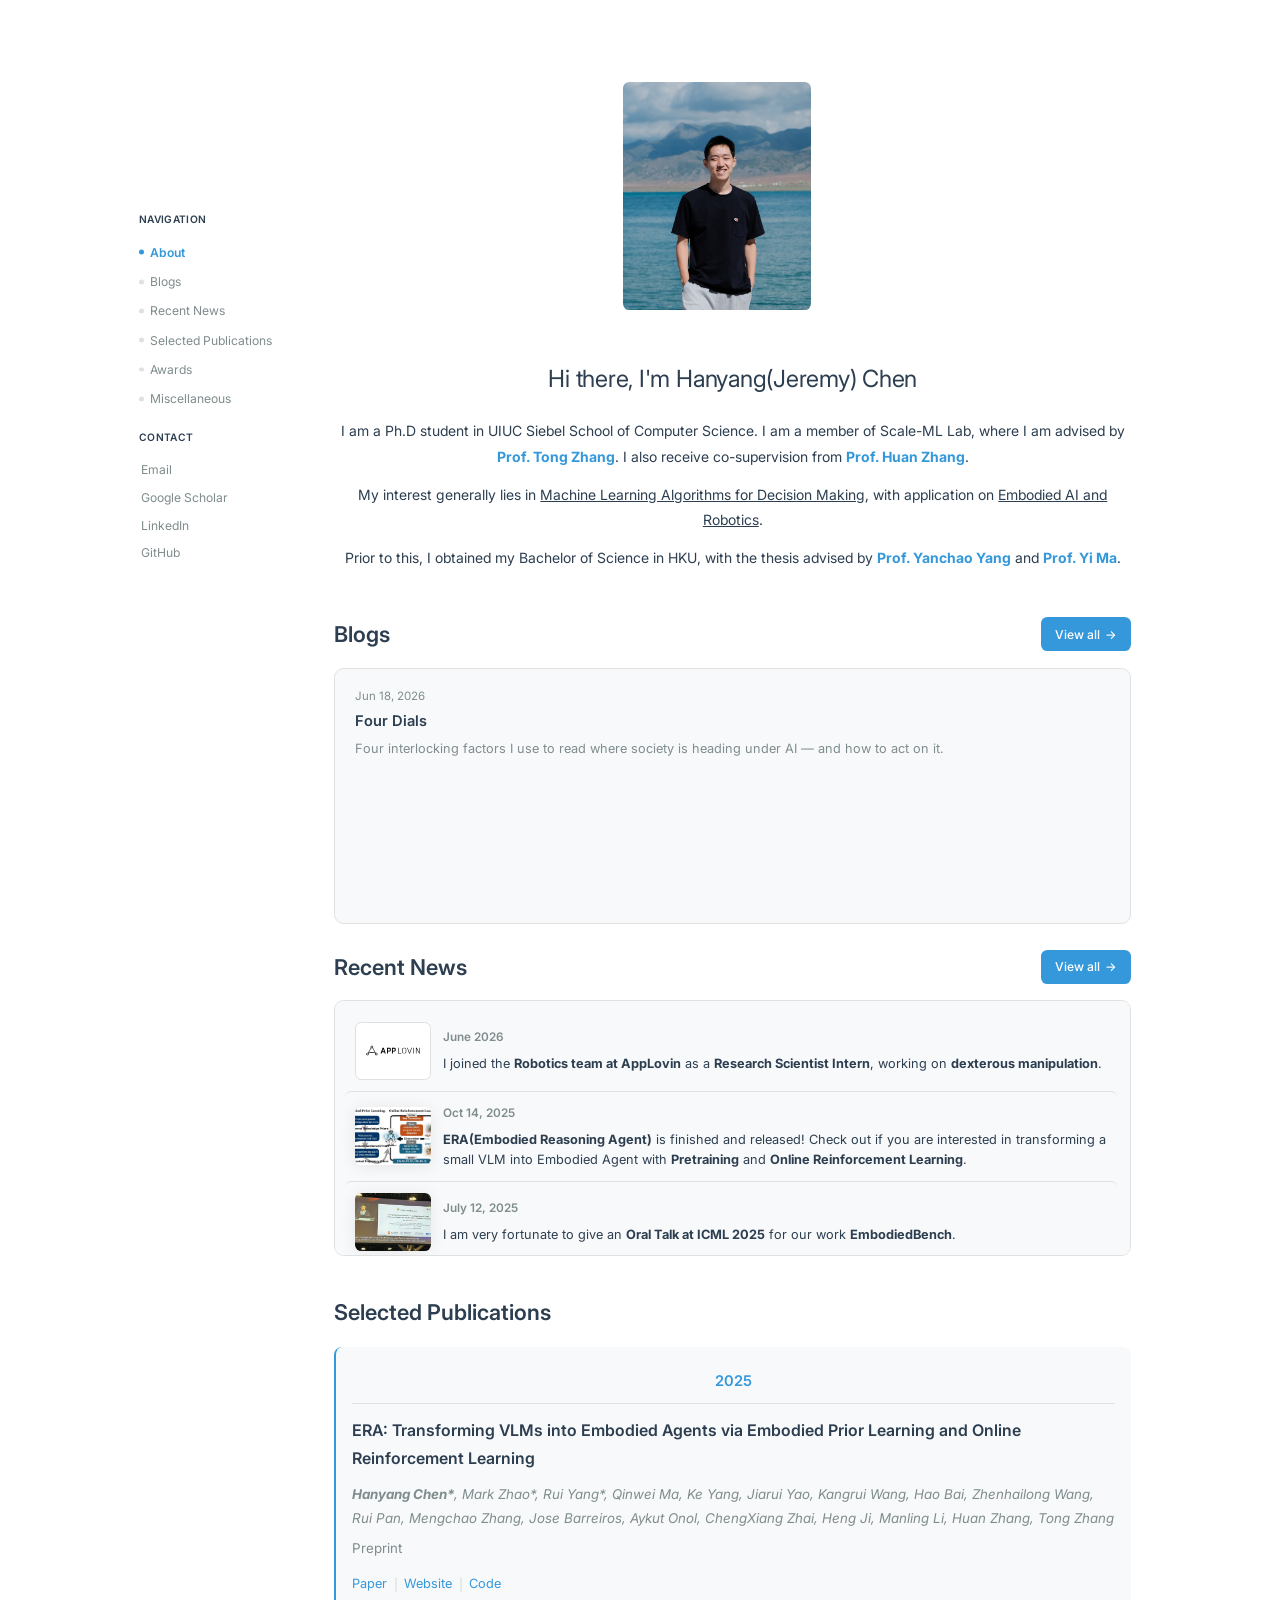
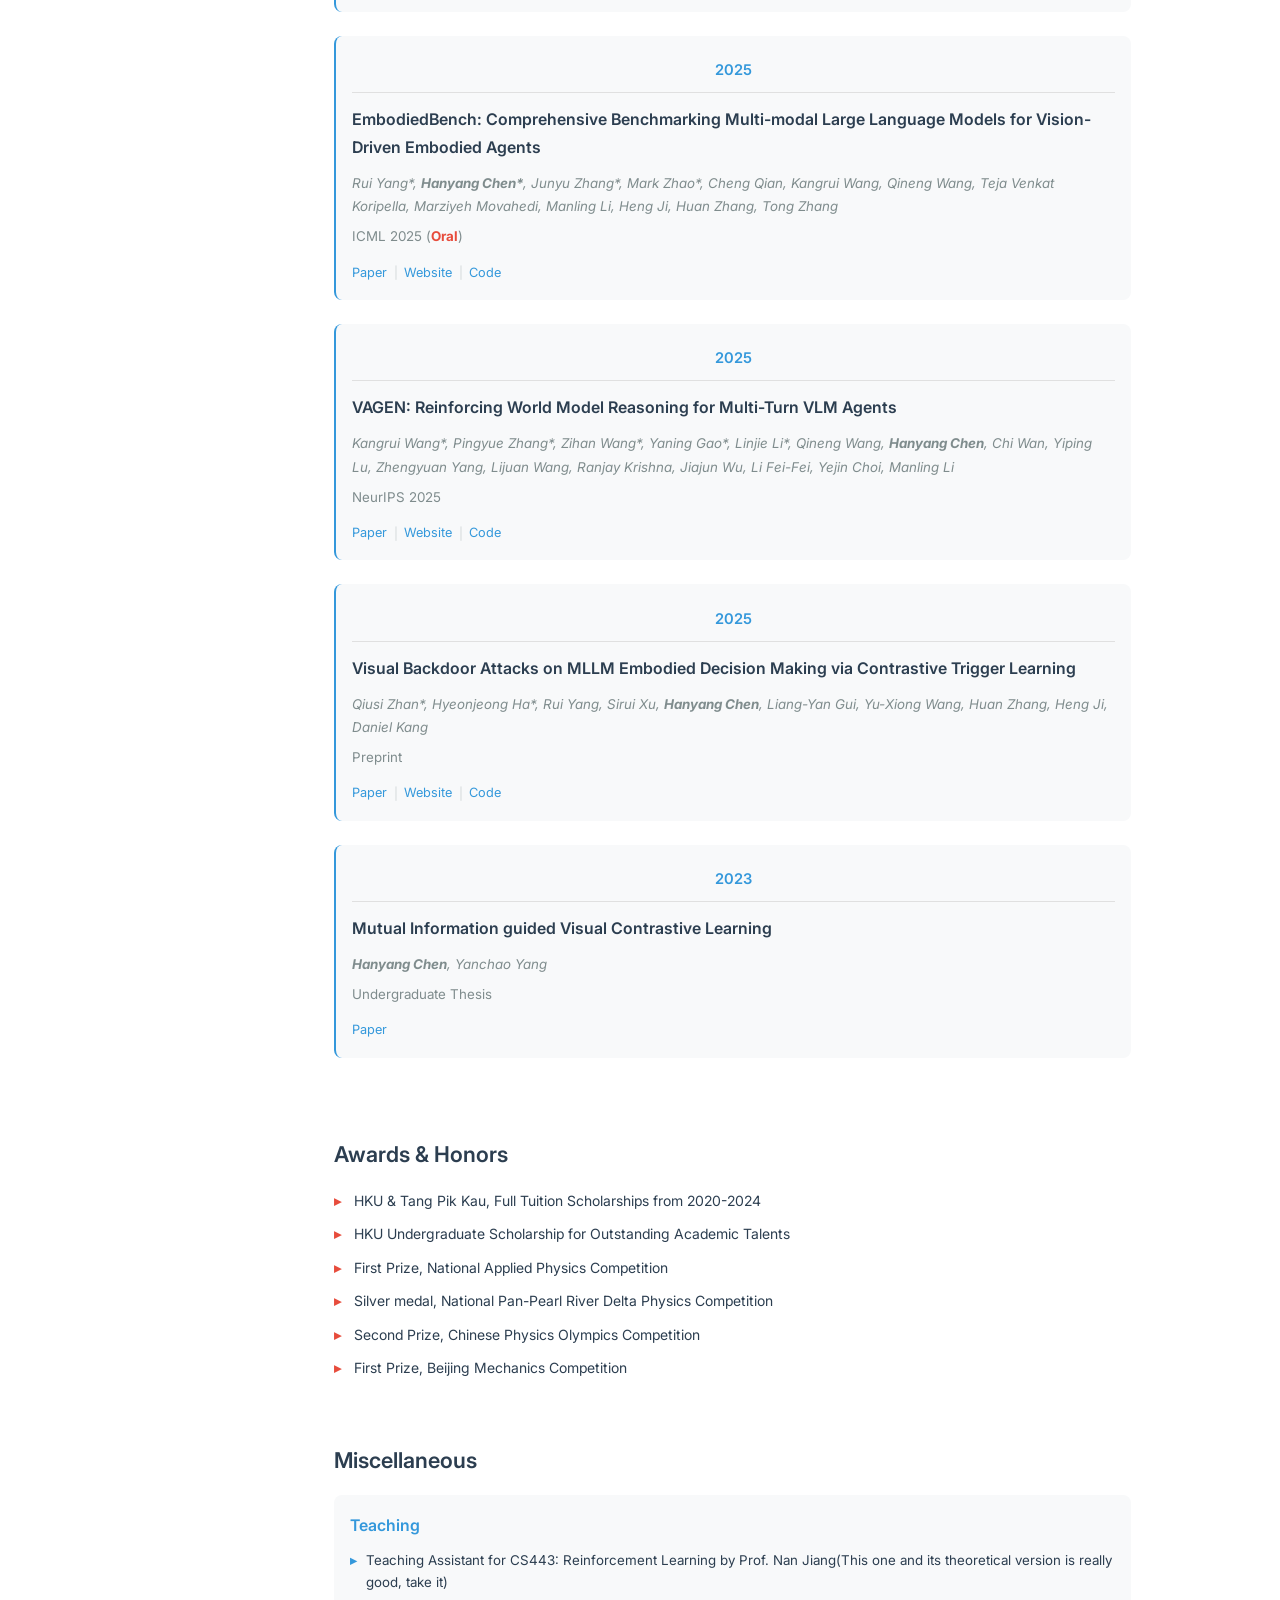
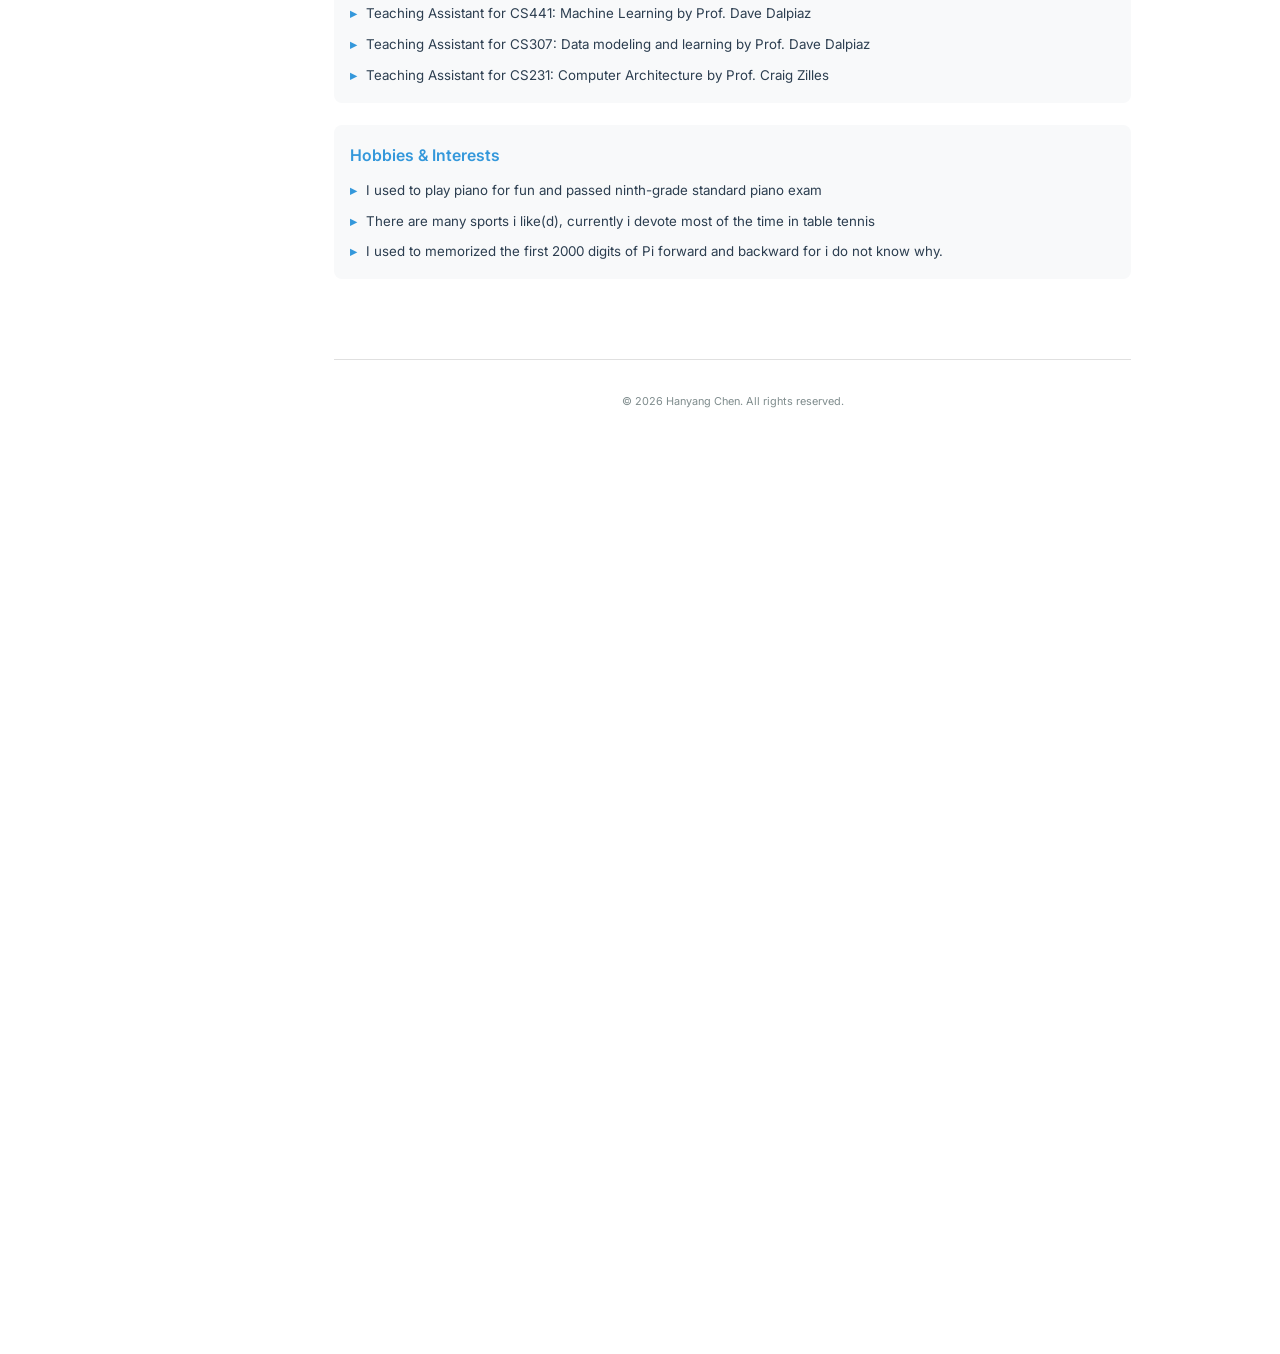
<file: index.html>
<!DOCTYPE html>
<html lang="en">
<head>
    <meta charset="UTF-8">
    <meta name="viewport" content="width=device-width, initial-scale=1.0">
    <title>Hanyang Chen - Academic Homepage</title>
    <link rel="stylesheet" href="styles.css?v=20260618-1218">
    <link rel="preconnect" href="https://fonts.googleapis.com">
    <link rel="preconnect" href="https://fonts.gstatic.com" crossorigin>
    <link href="https://fonts.googleapis.com/css2?family=Inter:wght@300;400;500;600;700&display=swap" rel="stylesheet">
</head>
<body>
    <div class="page-wrapper">
        <aside class="toc" id="toc">
            <div class="toc-header">
                <div class="toc-name"></div>
                <!-- <div class="toc-subtitle">MSCS @ UIUC</div> -->
            </div>
            <div class="toc-section">
                <div class="toc-section-title">Navigation</div>
                <nav class="toc-list" id="tocList"></nav>
            </div>
            <div class="toc-section">
                <div class="toc-section-title">Contact</div>
                <div class="toc-contact">
                    <a href="mailto:hc81@illinois.edu" class="toc-contact-link">Email</a>
                    <a href="https://scholar.google.com/citations?user=ZzTBk68AAAAJ&hl=en" class="toc-contact-link" target="_blank">Google Scholar</a>
                    <a href="https://www.linkedin.com/in/hanyang-chen-76aa19317/" class="toc-contact-link" target="_blank">LinkedIn</a>
                    <a href="https://github.com/jeremy-chy" class="toc-contact-link" target="_blank">GitHub</a>
                </div>
            </div>
        </aside>
        <main class="main-content">
            <div class="container">
                <!-- Add space above the header -->
                <div style="height:2px;"></div>
                <!-- Header Section with Photo and Introduction -->
                <header class="intro-section" id="about" data-toc-title="About">
                    <div class="intro-content">
                        <div class="photo-container" style="margin-right:40px;">
                                <img src="material/me-sea.jpg" alt="Profile Photo" class="profile-photo" id="profilePhoto" style="width:235px; height:285px; margin-top:60px;">
                        </div>
                        <div class="intro-text">
                            <div class="name-title" style="font-size:1.85rem; font-weight:400; letter-spacing:-0.01em;">Hi there, I'm Hanyang(Jeremy) Chen</div>
                            <div class="bio-content">
                                <p>I am a Ph.D student in UIUC Siebel School of Computer Science. I am a member of Scale-ML Lab, where I am advised by <a href="https://tongzhang-ml.org/" target="_blank"><b>Prof. Tong Zhang</b></a>. I also receive co-supervision from <a href="https://www.huan-zhang.com/" target="_blank"><b>Prof. Huan Zhang</b></a>. </p>
                                <p>My interest generally lies in <u>Machine Learning Algorithms for Decision Making</u>, with application on <u>Embodied AI and Robotics</u>.</p>
                                <p>Prior to this, I obtained my Bachelor of Science in HKU, with the thesis advised by <a href="https://yanchaoyang.github.io/" target="_blank"><b>Prof. Yanchao Yang</b></a> and <a href="https://people.eecs.berkeley.edu/~yima/" target="_blank"><b>Prof. Yi Ma</b></a>.</p>
                            </div>
                        </div>
                    </div>
                </header>

                <!-- Blogs Section -->
                <section class="thinking-section" id="blogs" data-toc-title="Blogs">
                    <div class="thinking-header">
                        <h2 class="section-title">Blogs</h2>
                        <a href="blogs.html" class="thinking-button">View all <span aria-hidden="true">&rarr;</span></a>
                    </div>
                    <div class="thinking-box scroll-box">
                        <div class="thinking-list" id="blogList">
                            <a class="thinking-item" href="blogs/four-dials.html">
                                <p class="thinking-item-date">Jun 18, 2026</p>
                                <p class="thinking-item-title">Four Dials</p>
                                <p class="thinking-item-summary">Four interlocking factors I use to read where society is heading under AI &mdash; and how to act on it.</p>
                            </a>
                        </div>
                    </div>
                </section>

                <!-- News Section -->
                <section class="news-section" id="news" data-toc-title="Recent News">
                    <div class="thinking-header">
                        <h2 class="section-title">Recent News</h2>
                        <a href="news.html" class="thinking-button">View all <span aria-hidden="true">&rarr;</span></a>
                    </div>
                    <div class="news-box scroll-box">
                        <div class="news-list" id="newsList">
                            <div class="news-item">
                                <img src="material/news/applovin.svg" alt="AppLovin logo" class="news-image logo" loading="lazy">
                                <div class="news-body">
                                    <p class="news-date">June 2026</p>
                                    <p class="news-content">I joined the <b>Robotics team at AppLovin</b> as a <b>Research Scientist Intern</b>, working on <b>dexterous manipulation</b>.</p>
                                </div>
                            </div>
                            <div class="news-item">
                                <img src="material/news/era.jpg" alt="News illustration" class="news-image" loading="lazy">
                                <div class="news-body">
                                    <p class="news-date">Oct 14, 2025</p>
                                    <p class="news-content"><b>ERA(Embodied Reasoning Agent)</b> is finished and released! Check out if you are interested in transforming a small VLM into Embodied Agent with <b>Pretraining</b> and <b>Online Reinforcement Learning</b>.</p>
                                </div>
                            </div>
                            <div class="news-item">
                                <img src="material/news/ICML-25-Oral.jpg" alt="News illustration" class="news-image" loading="lazy">
                                <div class="news-body">
                                    <p class="news-date">July 12, 2025</p>
                                    <p class="news-content">I am very fortunate to give an <b>Oral Talk at ICML 2025</b> for our work <b>EmbodiedBench</b>.</p>
                                </div>
                            </div>
                        </div>
                    </div>
                </section>

                <!-- Publications Section -->
                <section class="publications-section" id="publications" data-toc-title="Selected Publications">
                    <h2 class="section-title">Selected Publications</h2>
                    <div class="publications-list">
                        <div class="publication-item">
                            <div class="pub-year">2025</div>
                            <div class="pub-content">
                                <h3 class="pub-title">ERA: Transforming VLMs into Embodied Agents via Embodied Prior Learning and Online Reinforcement Learning</h3>
                                <p class="pub-authors"><b>Hanyang Chen*</b>, Mark Zhao*, Rui Yang*, Qinwei Ma, Ke Yang, Jiarui Yao, Kangrui Wang, Hao Bai, Zhenhailong Wang, Rui Pan, Mengchao Zhang, Jose Barreiros, Aykut Onol, ChengXiang Zhai, Heng Ji, Manling Li, Huan Zhang, Tong Zhang</p>
                                <p class="pub-venue">Preprint</p>
                                <div class="pub-links">
                                    <a href="https://arxiv.org/abs/2510.12693" class="pub-link">Paper</a>
                                    <span class="link-divider">|</span>
                                    <a href="https://embodied-reasoning-agent.github.io/" class="pub-link">Website</a>
                                    <span class="link-divider">|</span>
                                    <a href="https://github.com/Embodied-Reasoning-Agent/Embodied-Reasoning-Agent" class="pub-link">Code</a>
                                </div>
                            </div>
                        </div>
                        <div class="publication-item">
                            <div class="pub-year">2025</div>
                            <div class="pub-content">
                                <h3 class="pub-title">EmbodiedBench: Comprehensive Benchmarking Multi-modal Large Language Models for Vision-Driven Embodied Agents</h3>
                                <p class="pub-authors">Rui Yang*, <b>Hanyang Chen*</b>, Junyu Zhang*, Mark Zhao*, Cheng Qian, Kangrui Wang, Qineng Wang, Teja Venkat Koripella, Marziyeh Movahedi, Manling Li, Heng Ji, Huan Zhang, Tong Zhang</p>
                                <p class="pub-venue">ICML 2025 (<b style="color: #e74c3c;">Oral</b>)</p>
                                <div class="pub-links">
                                    <a href="https://arxiv.org/abs/2502.09560" class="pub-link">Paper</a>
                                    <span class="link-divider">|</span>
                                    <a href="https://embodiedbench.github.io/" class="pub-link">Website</a>
                                    <span class="link-divider">|</span>
                                    <a href="https://github.com/EmbodiedBench/EmbodiedBench" class="pub-link">Code</a>
                                </div>
                            </div>
                        </div>
                        <div class="publication-item">
                            <div class="pub-year">2025</div>
                            <div class="pub-content">
                                <h3 class="pub-title">VAGEN: Reinforcing World Model Reasoning for Multi-Turn VLM Agents</h3>
                                <p class="pub-authors">Kangrui Wang*, Pingyue Zhang*, Zihan Wang*, Yaning Gao*, Linjie Li*, Qineng Wang, <b>Hanyang Chen</b>, Chi Wan, Yiping Lu, Zhengyuan Yang, Lijuan Wang, Ranjay Krishna, Jiajun Wu, Li Fei-Fei, Yejin Choi, Manling Li</p>
                                <p class="pub-venue">NeurIPS 2025</p>
                                <div class="pub-links">
                                    <a href="https://arxiv.org/abs/2510.16907" class="pub-link">Paper</a>
                                    <span class="link-divider">|</span>
                                    <a href="https://vagen-ai.github.io/" class="pub-link">Website</a>
                                    <span class="link-divider">|</span>
                                    <a href="https://github.com/mll-lab-nu/VAGEN" class="pub-link">Code</a>
                                </div>
                            </div>
                        </div>
                        <div class="publication-item">
                            <div class="pub-year">2025</div>
                            <div class="pub-content">
                                <h3 class="pub-title">Visual Backdoor Attacks on MLLM Embodied Decision Making via Contrastive Trigger Learning</h3>
                                <p class="pub-authors">Qiusi Zhan*, Hyeonjeong Ha*, Rui Yang, Sirui Xu, <b>Hanyang Chen</b>, Liang-Yan Gui, Yu-Xiong Wang, Huan Zhang, Heng Ji, Daniel Kang</p>
                                <p class="pub-venue">Preprint</p>
                                <div class="pub-links">
                                    <a href="https://arxiv.org/abs/2510.27623" class="pub-link">Paper</a>
                                    <span class="link-divider">|</span>
                                    <a href="https://zqs1943.github.io/BEAT/" class="pub-link">Website</a>
                                    <span class="link-divider">|</span>
                                    <a href="https://github.com/uiuc-kang-lab/BEAT" class="pub-link">Code</a>
                                </div>
                            </div>
                        </div>
                        <div class="publication-item">
                            <div class="pub-year">2023</div>
                            <div class="pub-content">
                                <h3 class="pub-title">Mutual Information guided Visual Contrastive Learning </h3>
                                <p class="pub-authors"><b>Hanyang Chen</b>, Yanchao Yang</p>
                                <p class="pub-venue">Undergraduate Thesis</p>
                                <div class="pub-links">
                                    <a href="https://arxiv.org/abs/2511.00028" class="pub-link">Paper</a>
                                </div>
                            </div>
                        </div>
                    </div>
                </section>

                <!-- Awards Section -->
                <section class="awards-section" id="awards" data-toc-title="Awards">
                    <h2 class="section-title">Awards & Honors</h2>
                    <ul class="awards-list">
                        <li>HKU & Tang Pik Kau, Full Tuition Scholarships from 2020-2024</li>
                        <li>HKU Undergraduate Scholarship for Outstanding Academic Talents</li>
                        <li>First Prize, National Applied Physics Competition</li>
                        <li>Silver medal, National Pan-Pearl River Delta Physics Competition</li>
                        <li>Second Prize, Chinese Physics Olympics Competition</li>
                        <li>First Prize, Beijing Mechanics Competition</li>
                    </ul>
                </section>

                <!-- Miscellaneous Section -->
                <section class="misc-section" id="miscellaneous" data-toc-title="Miscellaneous">
                    <h2 class="section-title">Miscellaneous</h2>
                    <div class="misc-content">
                        <div class="misc-item">
                            <h3 class="misc-subtitle">Teaching</h3>
                            <ul class="misc-list">
                                <li>Teaching Assistant for CS443: Reinforcement Learning by Prof. Nan Jiang(This one and its theoretical version is really good, take it)</li>
                                <li>Teaching Assistant for CS441: Machine Learning by Prof. Dave Dalpiaz</li>
                                <li>Teaching Assistant for CS307: Data modeling and learning by Prof. Dave Dalpiaz</li>
                                <li>Teaching Assistant for CS231: Computer Architecture by Prof. Craig Zilles</li>
                            </ul>
                        </div>
                        <!-- <div class="misc-item">
                            <h3 class="misc-subtitle">Service</h3>
                            <ul class="misc-list">
                                <li>Reviewer for Conference/Journal Name</li>
                                <li>Organizer for Event Name</li>
                            </ul>
                        </div> -->
                        <div class="misc-item">
                            <h3 class="misc-subtitle">Hobbies & Interests</h3>
                            <ul class="misc-list">
                                <li>I used to play piano for fun and passed ninth-grade standard piano exam</li>
                                <li>There are many sports i like(d), currently i devote most of the time in table tennis</li>
                                <li>I used to memorized the first 2000 digits of Pi forward and backward for i do not know why.</li>
                            </ul>
                        </div>
                    </div>
                </section>

                <!-- Footer -->
                <footer class="footer">
                    <p>&copy; <span id="currentYear"></span> Hanyang Chen. All rights reserved.</p>
                </footer>
            </div>
        </main>
    </div>

    <script src="blogs-data.js?v=20260618-1218"></script>
    <script src="news-data.js?v=20260618-1218"></script>
    <script src="script.js?v=20260618-1218"></script>
</body>
</html>
</file>
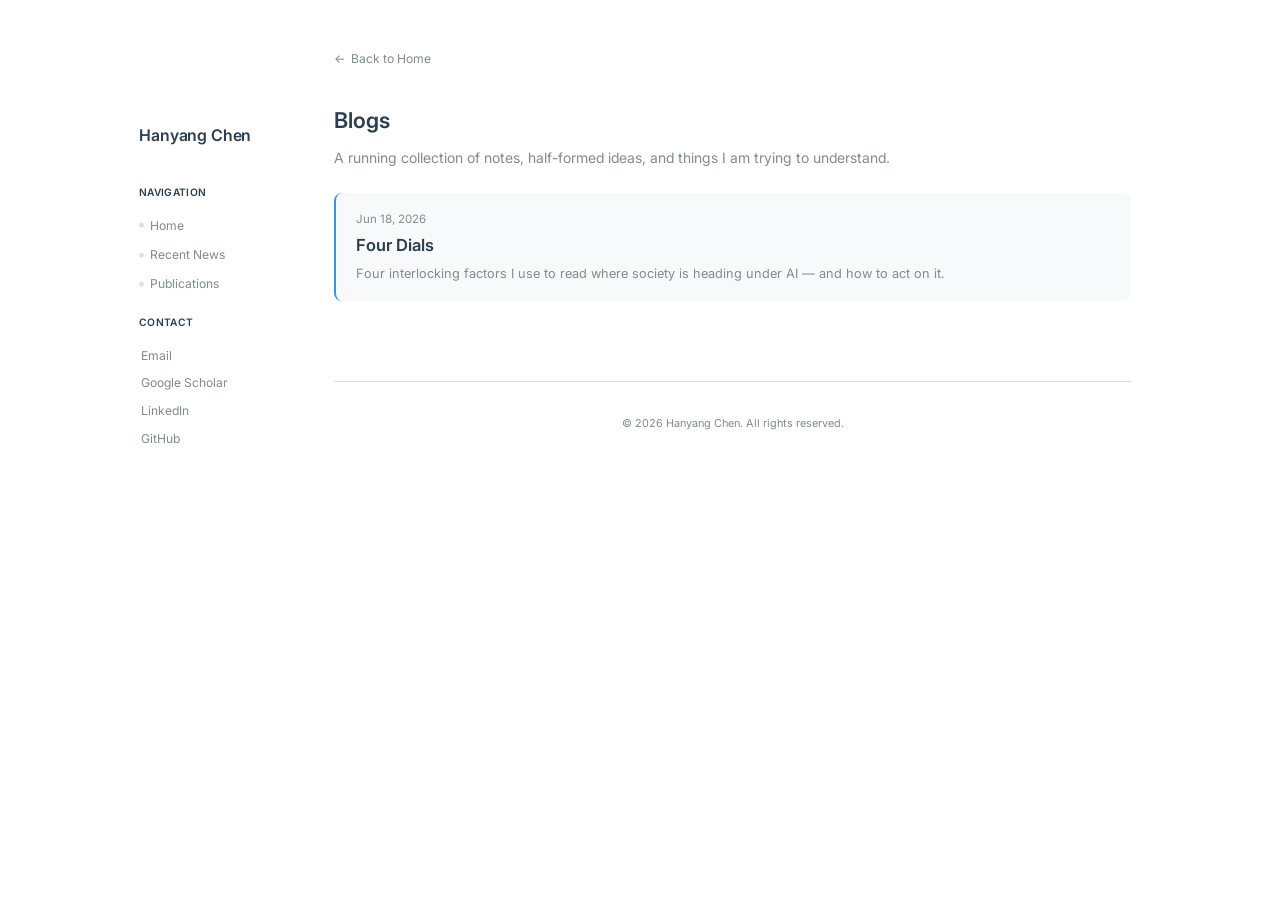
<file: blogs.html>
<!DOCTYPE html>
<html lang="en">
<head>
    <meta charset="UTF-8">
    <meta name="viewport" content="width=device-width, initial-scale=1.0">
    <title>Blogs - Hanyang Chen</title>
    <link rel="stylesheet" href="styles.css?v=20260618-1218">
    <link rel="preconnect" href="https://fonts.googleapis.com">
    <link rel="preconnect" href="https://fonts.gstatic.com" crossorigin>
    <link href="https://fonts.googleapis.com/css2?family=Inter:wght@300;400;500;600;700&display=swap" rel="stylesheet">
</head>
<body>
    <div class="page-wrapper">
        <aside class="toc" id="toc">
            <div class="toc-header">
                <div class="toc-name">Hanyang Chen</div>
            </div>
            <div class="toc-section">
                <div class="toc-section-title">Navigation</div>
                <nav class="toc-list">
                    <a href="index.html" class="toc-link">Home</a>
                    <a href="index.html#news" class="toc-link">Recent News</a>
                    <a href="index.html#publications" class="toc-link">Publications</a>
                </nav>
            </div>
            <div class="toc-section">
                <div class="toc-section-title">Contact</div>
                <div class="toc-contact">
                    <a href="mailto:hc81@illinois.edu" class="toc-contact-link">Email</a>
                    <a href="https://scholar.google.com/citations?user=ZzTBk68AAAAJ&hl=en" class="toc-contact-link" target="_blank">Google Scholar</a>
                    <a href="https://www.linkedin.com/in/hanyang-chen-76aa19317/" class="toc-contact-link" target="_blank">LinkedIn</a>
                    <a href="https://github.com/jeremy-chy" class="toc-contact-link" target="_blank">GitHub</a>
                </div>
            </div>
        </aside>
        <main class="main-content">
            <div class="container">
                <div style="height:60px;"></div>
                <a href="index.html" class="back-link"><span aria-hidden="true">&larr;</span> Back to Home</a>
                <h1 class="section-title page-heading">Blogs</h1>
                <p class="page-subtitle">A running collection of notes, half-formed ideas, and things I am trying to understand.</p>
                <div class="thinking-full-list" id="blogFullList">
                    <a class="thinking-item" href="blogs/four-dials.html">
                        <p class="thinking-item-date">Jun 18, 2026</p>
                        <p class="thinking-item-title">Four Dials</p>
                        <p class="thinking-item-summary">Four interlocking factors I use to read where society is heading under AI &mdash; and how to act on it.</p>
                    </a>
                </div>

                <footer class="footer">
                    <p>&copy; <span id="currentYear"></span> Hanyang Chen. All rights reserved.</p>
                </footer>
            </div>
        </main>
    </div>

    <script src="blogs-data.js?v=20260618-1218"></script>
    <script>
        document.getElementById('currentYear').textContent = new Date().getFullYear();
        renderBlogList(document.getElementById('blogFullList'), blogPosts);
    </script>
</body>
</html>
</file>
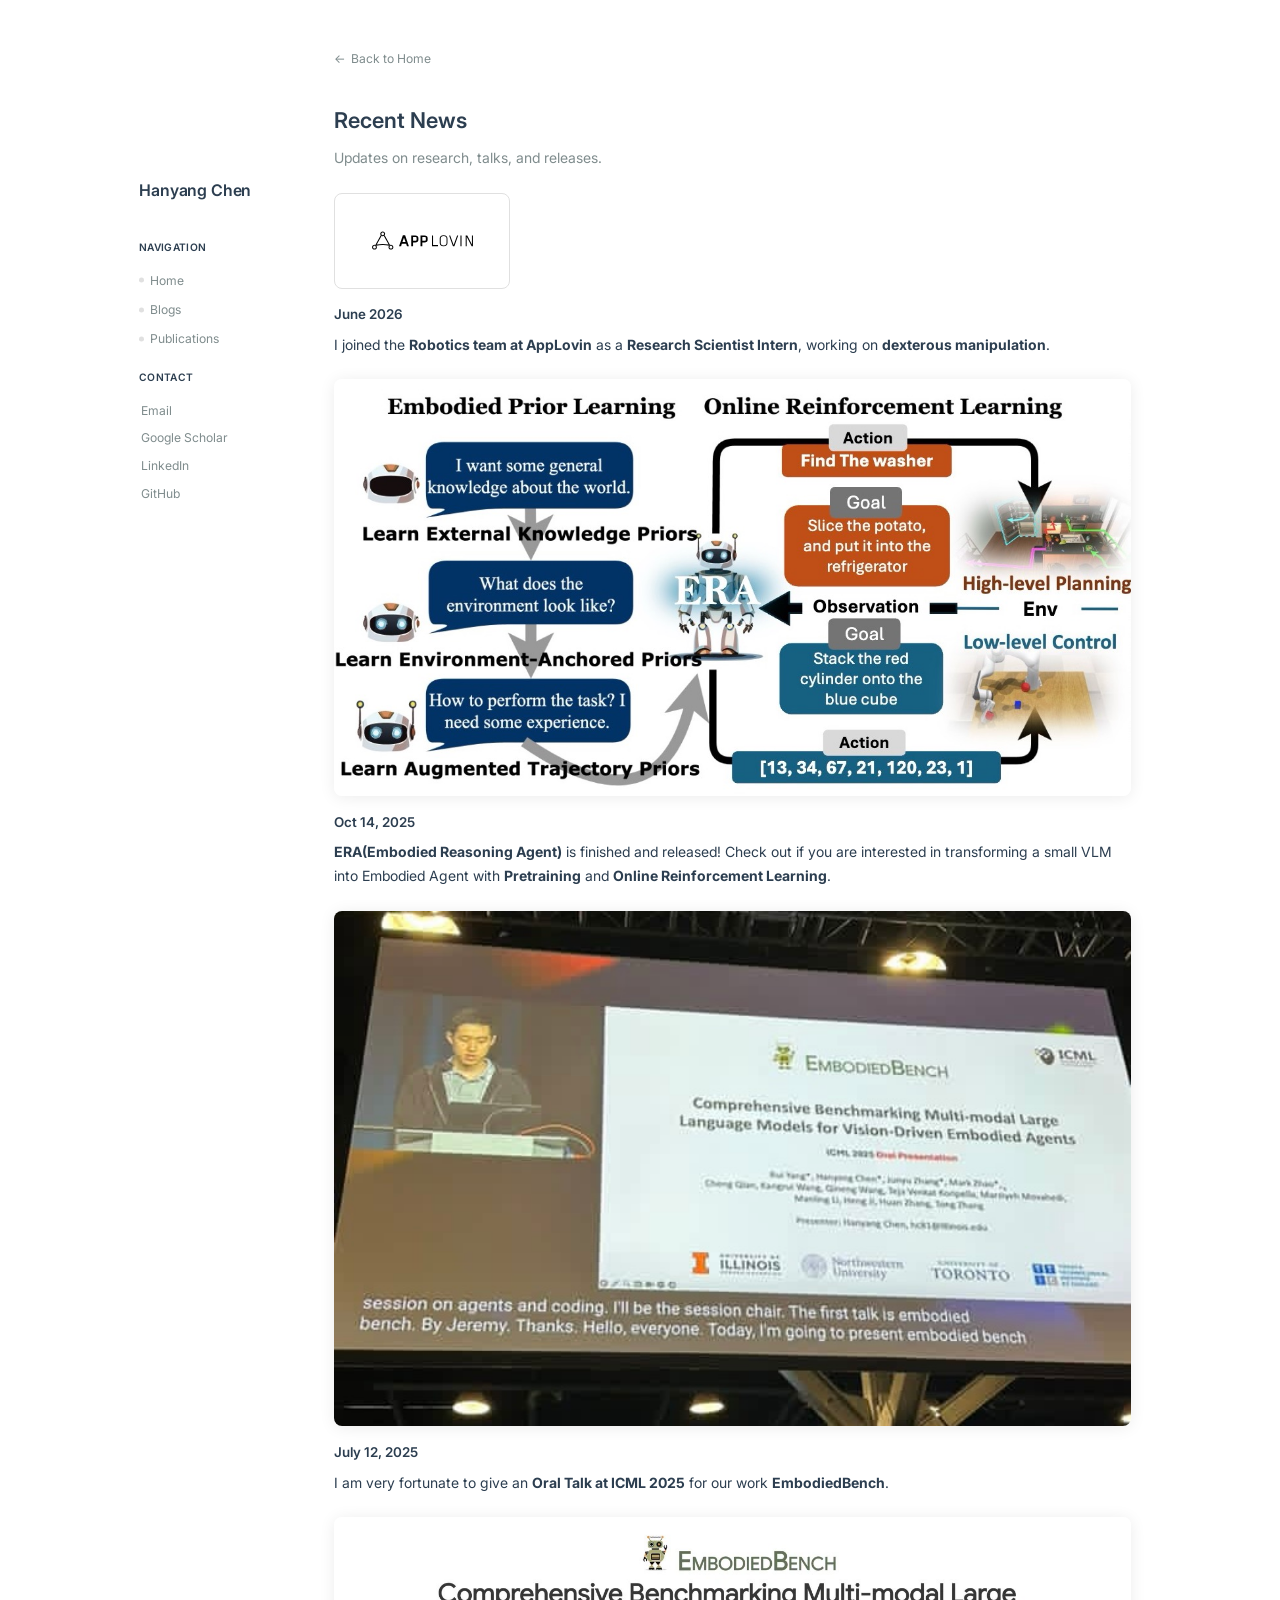
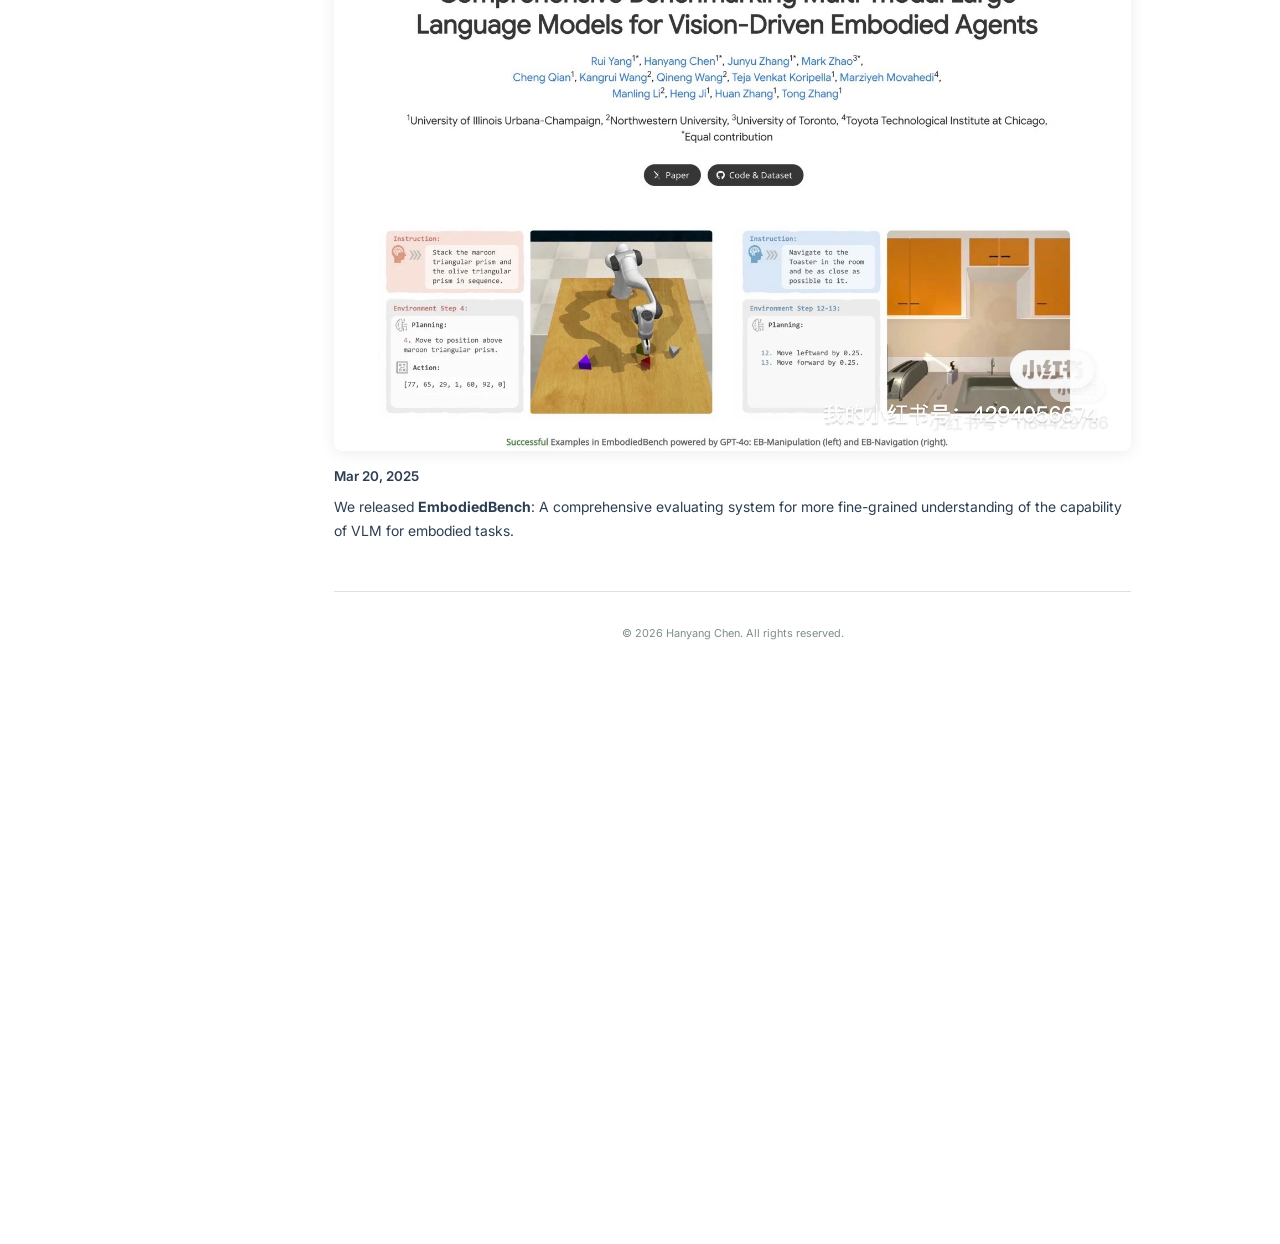
<file: news.html>
<!DOCTYPE html>
<html lang="en">
<head>
    <meta charset="UTF-8">
    <meta name="viewport" content="width=device-width, initial-scale=1.0">
    <title>Recent News - Hanyang Chen</title>
    <link rel="stylesheet" href="styles.css?v=20260618-1218">
    <link rel="preconnect" href="https://fonts.googleapis.com">
    <link rel="preconnect" href="https://fonts.gstatic.com" crossorigin>
    <link href="https://fonts.googleapis.com/css2?family=Inter:wght@300;400;500;600;700&display=swap" rel="stylesheet">
</head>
<body>
    <div class="page-wrapper">
        <aside class="toc" id="toc">
            <div class="toc-header">
                <div class="toc-name">Hanyang Chen</div>
            </div>
            <div class="toc-section">
                <div class="toc-section-title">Navigation</div>
                <nav class="toc-list">
                    <a href="index.html" class="toc-link">Home</a>
                    <a href="index.html#blogs" class="toc-link">Blogs</a>
                    <a href="index.html#publications" class="toc-link">Publications</a>
                </nav>
            </div>
            <div class="toc-section">
                <div class="toc-section-title">Contact</div>
                <div class="toc-contact">
                    <a href="mailto:hc81@illinois.edu" class="toc-contact-link">Email</a>
                    <a href="https://scholar.google.com/citations?user=ZzTBk68AAAAJ&hl=en" class="toc-contact-link" target="_blank">Google Scholar</a>
                    <a href="https://www.linkedin.com/in/hanyang-chen-76aa19317/" class="toc-contact-link" target="_blank">LinkedIn</a>
                    <a href="https://github.com/jeremy-chy" class="toc-contact-link" target="_blank">GitHub</a>
                </div>
            </div>
        </aside>
        <main class="main-content">
            <div class="container">
                <div style="height:60px;"></div>
                <a href="index.html" class="back-link"><span aria-hidden="true">&larr;</span> Back to Home</a>
                <h1 class="section-title page-heading">Recent News</h1>
                <p class="page-subtitle">Updates on research, talks, and releases.</p>
                <div class="news-list" id="newsFullList">
                    <div class="news-item">
                        <img src="material/news/applovin.svg" alt="AppLovin logo" class="news-image logo" loading="lazy">
                        <div class="news-body">
                            <p class="news-date">June 2026</p>
                            <p class="news-content">I joined the <b>Robotics team at AppLovin</b> as a <b>Research Scientist Intern</b>, working on <b>dexterous manipulation</b>.</p>
                        </div>
                    </div>
                    <div class="news-item">
                        <img src="material/news/era.jpg" alt="News illustration" class="news-image" loading="lazy">
                        <div class="news-body">
                            <p class="news-date">Oct 14, 2025</p>
                            <p class="news-content"><b>ERA(Embodied Reasoning Agent)</b> is finished and released! Check out if you are interested in transforming a small VLM into Embodied Agent with <b>Pretraining</b> and <b>Online Reinforcement Learning</b>.</p>
                        </div>
                    </div>
                    <div class="news-item">
                        <img src="material/news/ICML-25-Oral.jpg" alt="News illustration" class="news-image" loading="lazy">
                        <div class="news-body">
                            <p class="news-date">July 12, 2025</p>
                            <p class="news-content">I am very fortunate to give an <b>Oral Talk at ICML 2025</b> for our work <b>EmbodiedBench</b>.</p>
                        </div>
                    </div>
                </div>

                <footer class="footer">
                    <p>&copy; <span id="currentYear"></span> Hanyang Chen. All rights reserved.</p>
                </footer>
            </div>
        </main>
    </div>

    <script src="news-data.js?v=20260618-1218"></script>
    <script>
        document.getElementById('currentYear').textContent = new Date().getFullYear();
        renderNewsList(document.getElementById('newsFullList'), newsPosts);
    </script>
</body>
</html>
</file>
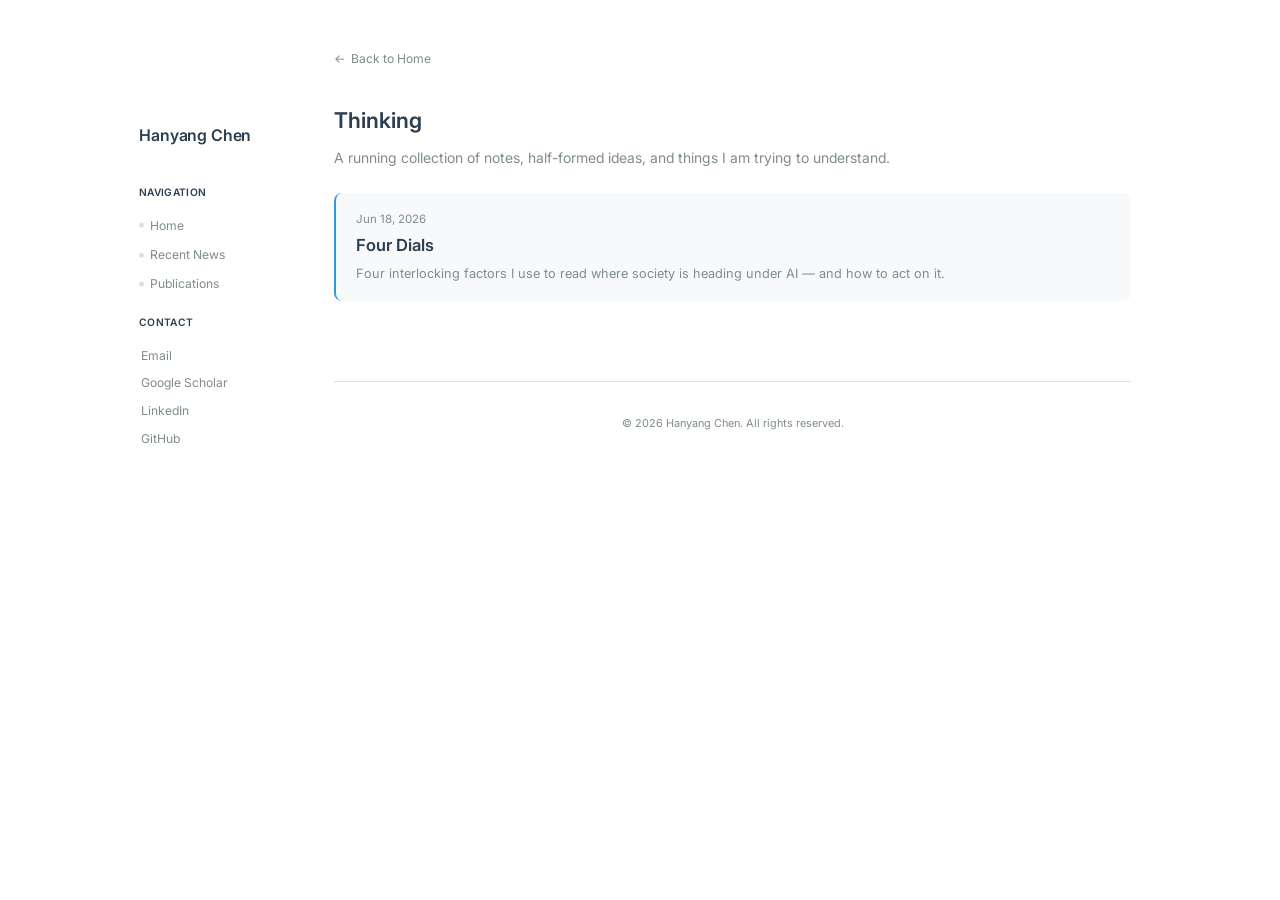
<file: thinking.html>
<!DOCTYPE html>
<html lang="en">
<head>
    <meta charset="UTF-8">
    <meta name="viewport" content="width=device-width, initial-scale=1.0">
    <title>Thinking - Hanyang Chen</title>
    <link rel="stylesheet" href="styles.css">
    <link rel="preconnect" href="https://fonts.googleapis.com">
    <link rel="preconnect" href="https://fonts.gstatic.com" crossorigin>
    <link href="https://fonts.googleapis.com/css2?family=Inter:wght@300;400;500;600;700&display=swap" rel="stylesheet">
</head>
<body>
    <div class="page-wrapper">
        <aside class="toc" id="toc">
            <div class="toc-header">
                <div class="toc-name">Hanyang Chen</div>
            </div>
            <div class="toc-section">
                <div class="toc-section-title">Navigation</div>
                <nav class="toc-list">
                    <a href="index.html" class="toc-link">Home</a>
                    <a href="index.html#news" class="toc-link">Recent News</a>
                    <a href="index.html#publications" class="toc-link">Publications</a>
                </nav>
            </div>
            <div class="toc-section">
                <div class="toc-section-title">Contact</div>
                <div class="toc-contact">
                    <a href="mailto:hc81@illinois.edu" class="toc-contact-link">Email</a>
                    <a href="https://scholar.google.com/citations?user=ZzTBk68AAAAJ&hl=en" class="toc-contact-link" target="_blank">Google Scholar</a>
                    <a href="https://www.linkedin.com/in/hanyang-chen-76aa19317/" class="toc-contact-link" target="_blank">LinkedIn</a>
                    <a href="https://github.com/jeremy-chy" class="toc-contact-link" target="_blank">GitHub</a>
                </div>
            </div>
        </aside>
        <main class="main-content">
            <div class="container">
                <div style="height:60px;"></div>
                <a href="index.html" class="back-link"><span aria-hidden="true">&larr;</span> Back to Home</a>
                <h1 class="section-title page-heading">Thinking</h1>
                <p class="page-subtitle">A running collection of notes, half-formed ideas, and things I am trying to understand.</p>
                <div class="thinking-full-list" id="thinkingFullList">
                    <!-- Entries are rendered from thinking-data.js -->
                </div>

                <footer class="footer">
                    <p>&copy; <span id="currentYear"></span> Hanyang Chen. All rights reserved.</p>
                </footer>
            </div>
        </main>
    </div>

    <script src="thinking-data.js"></script>
    <script>
        document.getElementById('currentYear').textContent = new Date().getFullYear();
        renderThinkingList(document.getElementById('thinkingFullList'), thinkingPosts);
    </script>
</body>
</html>
</file>
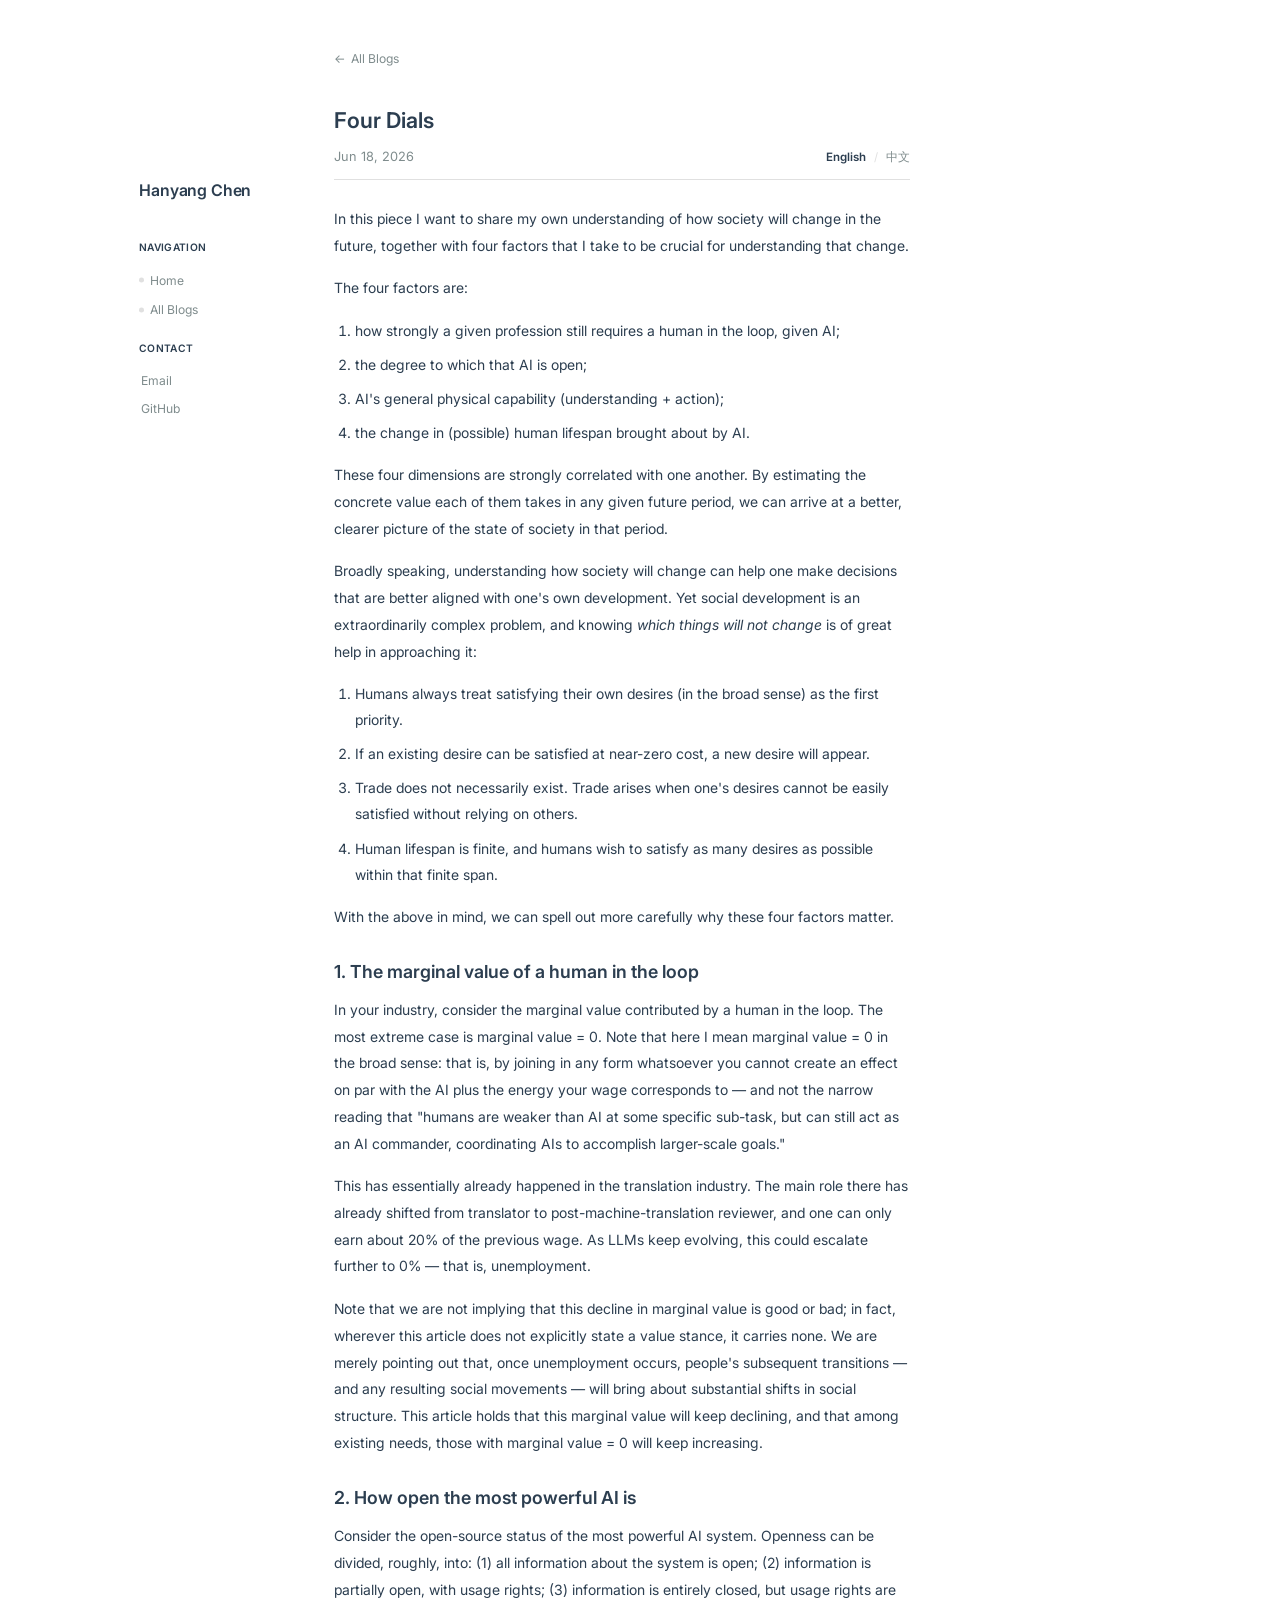
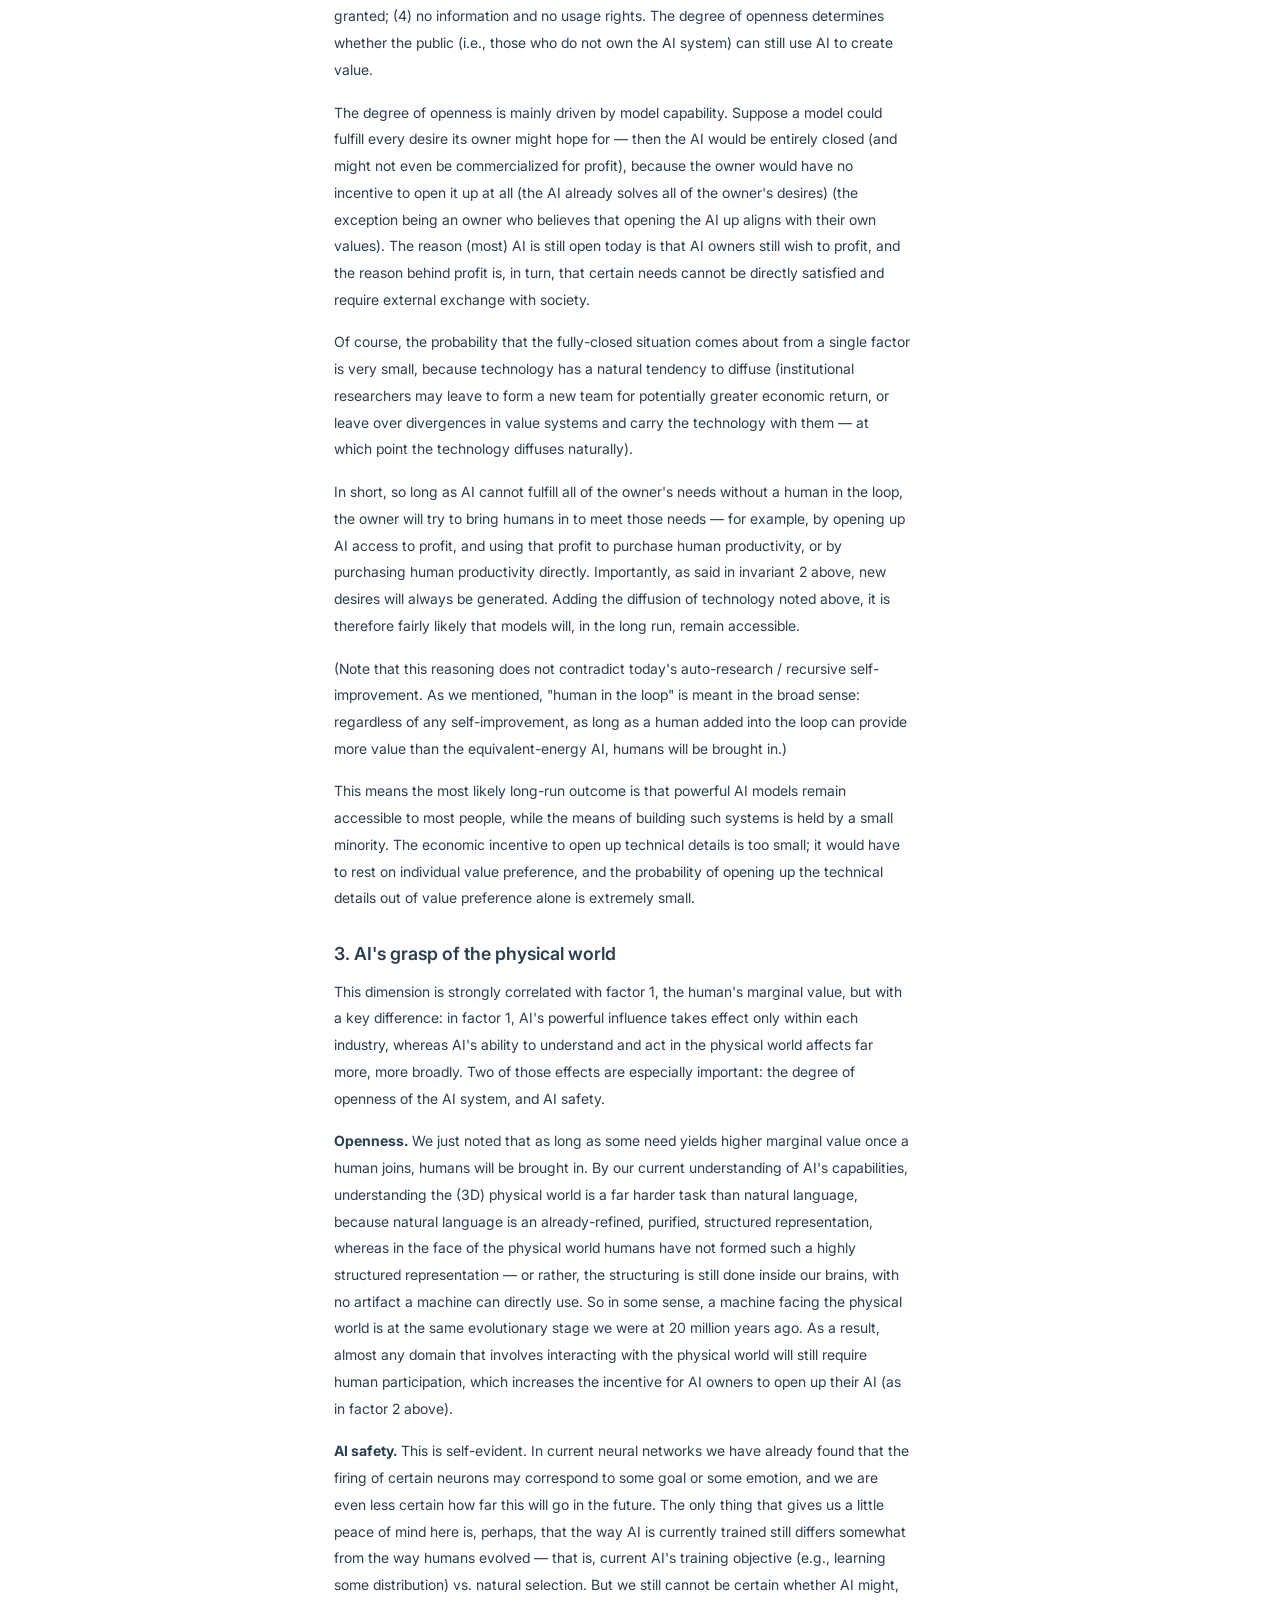
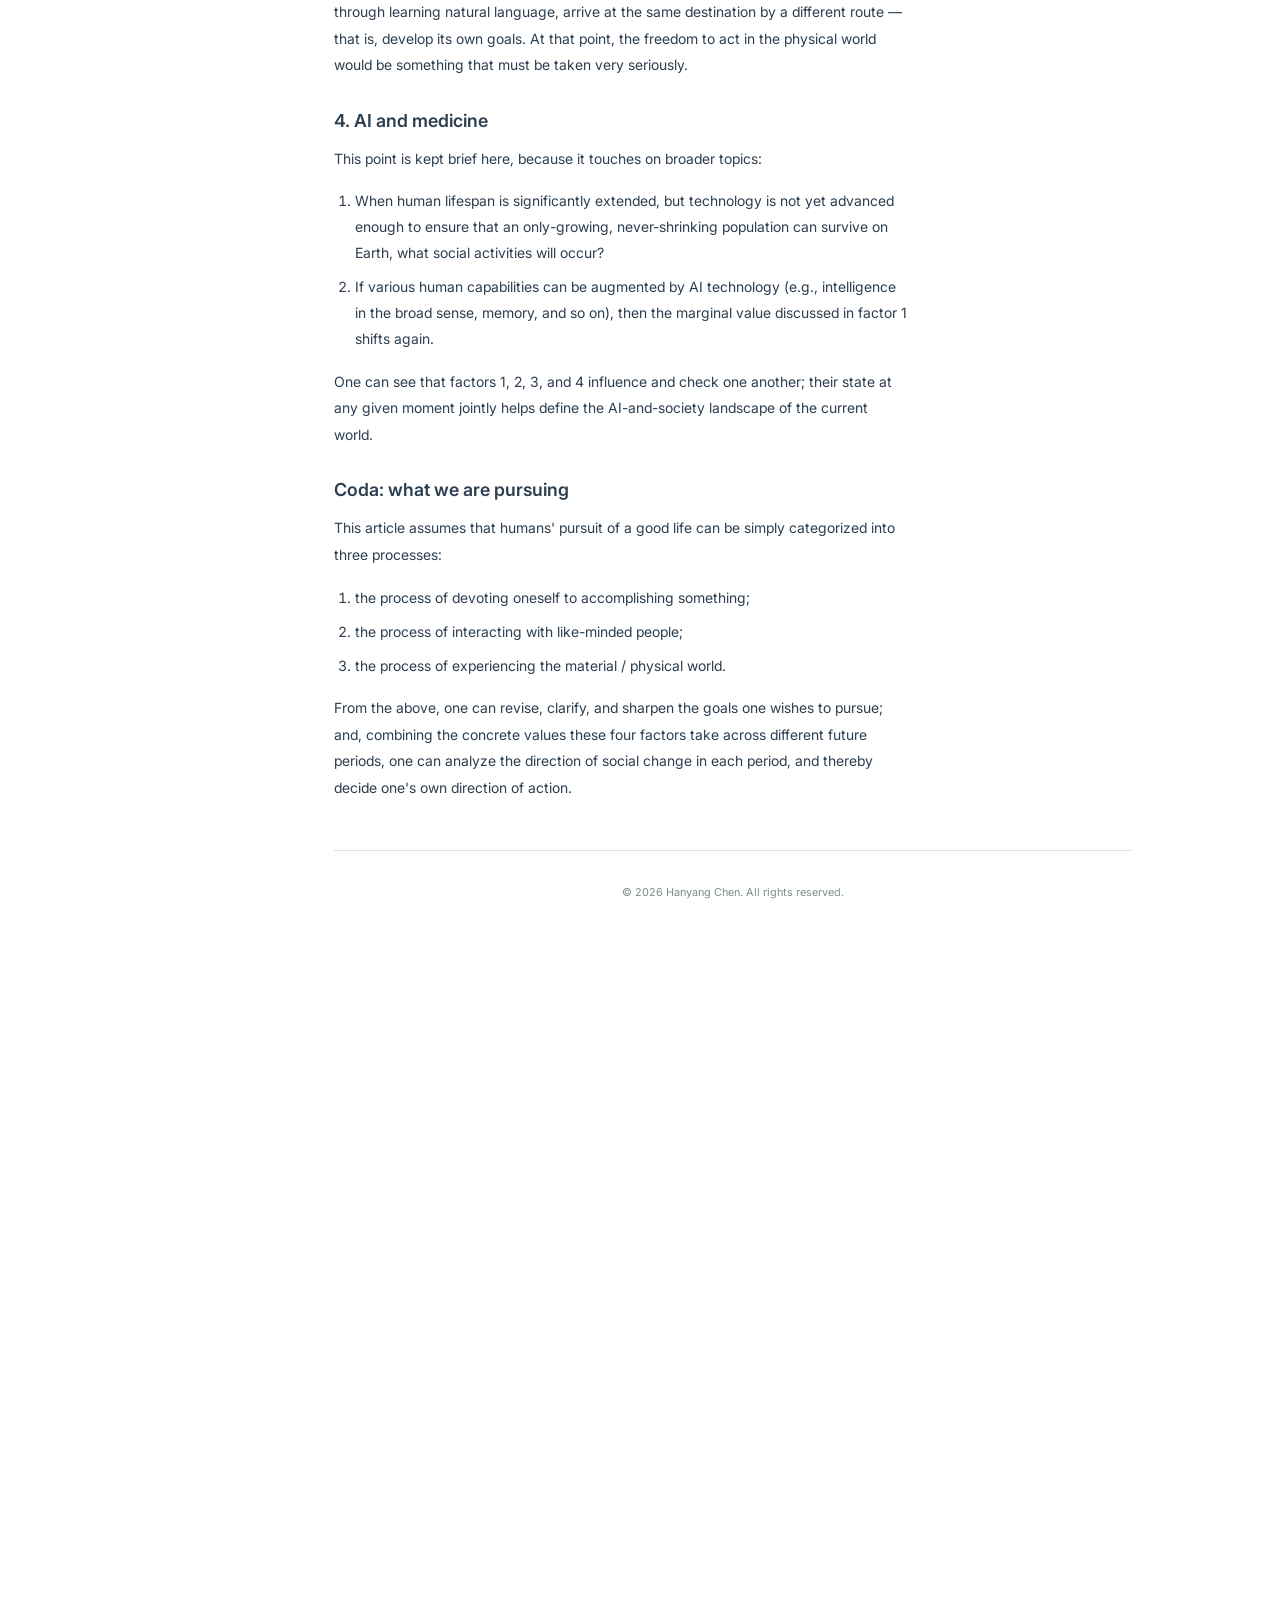
<file: blogs/four-dials.html>
<!DOCTYPE html>
<html lang="en">
<head>
    <meta charset="UTF-8">
    <meta name="viewport" content="width=device-width, initial-scale=1.0">
    <title>Four Dials - Hanyang Chen</title>
    <link rel="stylesheet" href="../styles.css?v=20260618-1218">
    <link rel="preconnect" href="https://fonts.googleapis.com">
    <link rel="preconnect" href="https://fonts.gstatic.com" crossorigin>
    <link href="https://fonts.googleapis.com/css2?family=Inter:wght@300;400;500;600;700&display=swap" rel="stylesheet">
</head>
<body>
    <div class="page-wrapper">
        <aside class="toc" id="toc">
            <div class="toc-header">
                <div class="toc-name">Hanyang Chen</div>
            </div>
            <div class="toc-section">
                <div class="toc-section-title">Navigation</div>
                <nav class="toc-list">
                    <a href="../index.html" class="toc-link">Home</a>
                    <a href="../blogs.html" class="toc-link">All Blogs</a>
                </nav>
            </div>
            <div class="toc-section">
                <div class="toc-section-title">Contact</div>
                <div class="toc-contact">
                    <a href="mailto:hc81@illinois.edu" class="toc-contact-link">Email</a>
                    <a href="https://github.com/jeremy-chy" class="toc-contact-link" target="_blank">GitHub</a>
                </div>
            </div>
        </aside>
        <main class="main-content">
            <div class="container">
                <div style="height:60px;"></div>
                <a href="../blogs.html" class="back-link"><span aria-hidden="true">&larr;</span> All Blogs</a>

                <article class="article-body">
                    <div class="article-top">
                        <h1 class="section-title page-heading">Four Dials</h1>
                        <div class="article-meta-row">
                            <span class="article-meta">Jun 18, 2026</span>
                            <span class="lang-switch" id="langToggle">
                                <button type="button" data-lang="en">English</button>
                                <span class="sep" aria-hidden="true">/</span>
                                <button type="button" data-lang="zh">中文</button>
                            </span>
                        </div>
                    </div>

                    <!-- English (default) -->
                    <div class="article-lang" data-lang="en">
                        <p>In this piece I want to share my own understanding of how society will change in the future, together with four factors that I take to be crucial for understanding that change.</p>

                        <p>The four factors are:</p>
                        <ol>
                            <li>how strongly a given profession still requires a human in the loop, given AI;</li>
                            <li>the degree to which that AI is open;</li>
                            <li>AI's general physical capability (understanding + action);</li>
                            <li>the change in (possible) human lifespan brought about by AI.</li>
                        </ol>

                        <p>These four dimensions are strongly correlated with one another. By estimating the concrete value each of them takes in any given future period, we can arrive at a better, clearer picture of the state of society in that period.</p>

                        <p>Broadly speaking, understanding how society will change can help one make decisions that are better aligned with one's own development. Yet social development is an extraordinarily complex problem, and knowing <i>which things will not change</i> is of great help in approaching it:</p>
                        <ol>
                            <li>Humans always treat satisfying their own desires (in the broad sense) as the first priority.</li>
                            <li>If an existing desire can be satisfied at near-zero cost, a new desire will appear.</li>
                            <li>Trade does not necessarily exist. Trade arises when one's desires cannot be easily satisfied without relying on others.</li>
                            <li>Human lifespan is finite, and humans wish to satisfy as many desires as possible within that finite span.</li>
                        </ol>

                        <p>With the above in mind, we can spell out more carefully why these four factors matter.</p>

                        <h2>1. The marginal value of a human in the loop</h2>
                        <p>In your industry, consider the marginal value contributed by a human in the loop. The most extreme case is marginal value = 0. Note that here I mean marginal value = 0 in the broad sense: that is, by joining in any form whatsoever you cannot create an effect on par with the AI plus the energy your wage corresponds to &mdash; and not the narrow reading that "humans are weaker than AI at some specific sub-task, but can still act as an AI commander, coordinating AIs to accomplish larger-scale goals."</p>
                        <p>This has essentially already happened in the translation industry. The main role there has already shifted from translator to post-machine-translation reviewer, and one can only earn about 20% of the previous wage. As LLMs keep evolving, this could escalate further to 0% &mdash; that is, unemployment.</p>
                        <p>Note that we are not implying that this decline in marginal value is good or bad; in fact, wherever this article does not explicitly state a value stance, it carries none. We are merely pointing out that, once unemployment occurs, people's subsequent transitions &mdash; and any resulting social movements &mdash; will bring about substantial shifts in social structure. This article holds that this marginal value will keep declining, and that among existing needs, those with marginal value = 0 will keep increasing.</p>

                        <h2>2. How open the most powerful AI is</h2>
                        <p>Consider the open-source status of the most powerful AI system. Openness can be divided, roughly, into: (1) all information about the system is open; (2) information is partially open, with usage rights; (3) information is entirely closed, but usage rights are granted; (4) no information and no usage rights. The degree of openness determines whether the public (i.e., those who do not own the AI system) can still use AI to create value.</p>
                        <p>The degree of openness is mainly driven by model capability. Suppose a model could fulfill every desire its owner might hope for &mdash; then the AI would be entirely closed (and might not even be commercialized for profit), because the owner would have no incentive to open it up at all (the AI already solves all of the owner's desires) (the exception being an owner who believes that opening the AI up aligns with their own values). The reason (most) AI is still open today is that AI owners still wish to profit, and the reason behind profit is, in turn, that certain needs cannot be directly satisfied and require external exchange with society.</p>
                        <p>Of course, the probability that the fully-closed situation comes about from a single factor is very small, because technology has a natural tendency to diffuse (institutional researchers may leave to form a new team for potentially greater economic return, or leave over divergences in value systems and carry the technology with them &mdash; at which point the technology diffuses naturally).</p>
                        <p>In short, so long as AI cannot fulfill all of the owner's needs without a human in the loop, the owner will try to bring humans in to meet those needs &mdash; for example, by opening up AI access to profit, and using that profit to purchase human productivity, or by purchasing human productivity directly. Importantly, as said in invariant 2 above, new desires will always be generated. Adding the diffusion of technology noted above, it is therefore fairly likely that models will, in the long run, remain accessible.</p>
                        <p>(Note that this reasoning does not contradict today's auto-research / recursive self-improvement. As we mentioned, "human in the loop" is meant in the broad sense: regardless of any self-improvement, as long as a human added into the loop can provide more value than the equivalent-energy AI, humans will be brought in.)</p>
                        <p>This means the most likely long-run outcome is that powerful AI models remain accessible to most people, while the means of building such systems is held by a small minority. The economic incentive to open up technical details is too small; it would have to rest on individual value preference, and the probability of opening up the technical details out of value preference alone is extremely small.</p>

                        <h2>3. AI's grasp of the physical world</h2>
                        <p>This dimension is strongly correlated with factor 1, the human's marginal value, but with a key difference: in factor 1, AI's powerful influence takes effect only within each industry, whereas AI's ability to understand and act in the physical world affects far more, more broadly. Two of those effects are especially important: the degree of openness of the AI system, and AI safety.</p>
                        <p><b>Openness.</b> We just noted that as long as some need yields higher marginal value once a human joins, humans will be brought in. By our current understanding of AI's capabilities, understanding the (3D) physical world is a far harder task than natural language, because natural language is an already-refined, purified, structured representation, whereas in the face of the physical world humans have not formed such a highly structured representation &mdash; or rather, the structuring is still done inside our brains, with no artifact a machine can directly use. So in some sense, a machine facing the physical world is at the same evolutionary stage we were at 20 million years ago. As a result, almost any domain that involves interacting with the physical world will still require human participation, which increases the incentive for AI owners to open up their AI (as in factor 2 above).</p>
                        <p><b>AI safety.</b> This is self-evident. In current neural networks we have already found that the firing of certain neurons may correspond to some goal or some emotion, and we are even less certain how far this will go in the future. The only thing that gives us a little peace of mind here is, perhaps, that the way AI is currently trained still differs somewhat from the way humans evolved &mdash; that is, current AI's training objective (e.g., learning some distribution) vs. natural selection. But we still cannot be certain whether AI might, through learning natural language, arrive at the same destination by a different route &mdash; that is, develop its own goals. At that point, the freedom to act in the physical world would be something that must be taken very seriously.</p>

                        <h2>4. AI and medicine</h2>
                        <p>This point is kept brief here, because it touches on broader topics:</p>
                        <ol>
                            <li>When human lifespan is significantly extended, but technology is not yet advanced enough to ensure that an only-growing, never-shrinking population can survive on Earth, what social activities will occur?</li>
                            <li>If various human capabilities can be augmented by AI technology (e.g., intelligence in the broad sense, memory, and so on), then the marginal value discussed in factor 1 shifts again.</li>
                        </ol>
                        <p>One can see that factors 1, 2, 3, and 4 influence and check one another; their state at any given moment jointly helps define the AI-and-society landscape of the current world.</p>

                        <h2>Coda: what we are pursuing</h2>
                        <p>This article assumes that humans' pursuit of a good life can be simply categorized into three processes:</p>
                        <ol>
                            <li>the process of devoting oneself to accomplishing something;</li>
                            <li>the process of interacting with like-minded people;</li>
                            <li>the process of experiencing the material / physical world.</li>
                        </ol>
                        <p>From the above, one can revise, clarify, and sharpen the goals one wishes to pursue; and, combining the concrete values these four factors take across different future periods, one can analyze the direction of social change in each period, and thereby decide one's own direction of action.</p>
                    </div>

                    <!-- 中文（原版） -->
                    <div class="article-lang" data-lang="zh" hidden>
                        <p>在本篇文章中我希望分享自己对于未来社会变化的理解，以及对于理解未来变化非常重要的四个因素。</p>

                        <p>该四个因素是：</p>
                        <ol>
                            <li>AI 在某一特定职业对于 Human-in-the-loop 的要求；</li>
                            <li>该 AI 的开源程度；</li>
                            <li>AI 的 general 物理能力（理解 + 行动）；</li>
                            <li>人类（可能）寿命由 AI 带来的变化。</li>
                        </ol>

                        <p>这四个维度之间有很强的相关性。我们可以通过判断未来每一段时间这四个维度的具体取值，而对对应 period 的社会状态有一个更好/清晰的估计。</p>

                        <p>总体来说，理解未来社会的变化可能帮助 one 做出更符合个人发展的决策。然而，社会发展是一个极其复杂的问题，知道"有哪些事情"是不会变的，对于理解该问题会有很大帮助：</p>
                        <ol>
                            <li>人类永远以满足自身愿望（广义）为第一要务；</li>
                            <li>如果现存愿望可以被接近 0 代价满足，会出现新愿望；</li>
                            <li>交易并非一定存在。交易来源于 one's 愿望无法在不依靠他人的条件下被轻易满足；</li>
                            <li>人类寿命有限，人类希望在有限寿命中满足尽可能多的愿望。</li>
                        </ol>

                        <p>With 上述 in mind，可以更仔细的说明上述 4 种因素的重要性。</p>

                        <h2>1. Human in the loop 的边际价值</h2>
                        <p>在你所在行业，human in the loop 所带来的 marginal value，最极端的情况为 marginal value = 0。注意，此处指的是广义的 marginal value = 0，即，你以任何形式加入都不能创造出 和 AI with 你的工资对应电力能源 on par 的效果，而并非狭义认为的："人类在某一类具体子任务弱于 AI，但可以作为 AI commander 协调 AI 完成体量更大的目标"。</p>
                        <p>该情况已经基本发生在翻译行业。在当前翻译行业，主要存在的岗位已经从翻译员变为了 post 机器翻译检察员，并且只能拿到相比于之前 20% 的工资，随着 LLM 的不断进化，这种情况有可能进一步升级为 0%，即，失业。</p>
                        <p>注意，我们并没有暗示该 marginal value 的下降是好或者不好的，actually，该文章在没有显式说明价值倾向时，都不带有任何价值倾向。我们此处仅是在说明，当失业后，人们后续可能的转型 / 任何社会运动，都会带来较大的社会结构转变。本文认为该 marginal value 会不断下降，并且原有旧需求中，marginal value = 0 的会不断增多。</p>

                        <h2>2. 最强大 AI system 的开源程度</h2>
                        <p>最强大 AI system 的开源状态可以粗略被分为：(1) System 的所有信息开源；(2) 信息 partially 开源，且有使用权；(3) 信息完全不开源，有使用权；(4) 无信息，无使用权。开源程度决定了，群众（即，非 AI system 所有者）是否可以仍然利用 AI 进行价值创造。</p>
                        <p>开源程度主要被模型能力所影响：假设模型可以完成 AI 所有者能够期待的所有愿望，则 AI 会完全不开源（甚至并不会商业化而获利），原因是所有者没有任何动力进行开源或开放使用（AI 可以解决他的一切愿望）（例外为 AI 所有者认为开放 AI 符合自己的价值取向）。当前（至少大部分）AI 仍在开源的原因是，AI 所有者仍然希望获利，而获利的背后原因仍然是因为某些需求不能被直接满足，而需要和社会进行外部交换。</p>
                        <p>当然，一个因素导致这种情况发生的可能性非常小，原因是技术存在天然的扩散趋势（机构研究者有离开机构并组建新的团队、获得可能更大的经济回报，or 出于价值体系的分歧而离开机构并传播技术，此时技术发生自然扩散）。</p>
                        <p>总之，只要 AI 并不能 without human in the loop 完成所有者的所有需求，AI 所有者就会试图引入人类满足该需求，比如，通过开放 AI 使用获利进而购买人类生产力，或者直接购买人类生产力试图解决该需求。重要的是，如 A2 所说，新需求永远会产生。加上上面提到的技术扩散因素，所以较大概率 模型长期处于可 access 状态。</p>
                        <p>（注意上述推理与现在的 auto-research / recursive improvement 不矛盾，我们提到过，"human in the loop" 指的是广义的，即，无论任何的 self-improvement，只要人类 add in the loop 能提供比对等电力 AI 更高的价值，人类就会被引入。）</p>
                        <p>这就意味着，未来长期的大概率事件是，powerful 的 AI 模型长期可被大部分人 access，但是构建 such AI system 的方式掌握在少部分人手中。因为开放技术细节的经济动力太小，需要依靠个人的价值倾向，而因为价值倾向而开放 AI 技术细节的概率是极小的。</p>

                        <h2>3. 人工智能对于物理世界的理解能力</h2>
                        <p>这一维度和 1，即，人类的 marginal value 之间有很强的相关性，但重要区别是，在 1 中，AI 的强大影响力只在各个行业内生效，而 AI 对于物理世界的理解和行动能力会更广泛地影响更多因素，在此之中有两个极其重要的：AI system 的开放程度 和 AI 安全。</p>
                        <p><b>AI 开放程度：</b>我们刚才提到，只要有些需求在人类加入后能够有更高的 marginal value，人类就会被引入。以我们目前对于 AI 能力的理解，对于（3d）物理世界的理解能力是一个远比自然语言要更难的任务，原因是自然语言是一个已经被精炼提纯化的结构性表示，而面对物理世界，人类没有形成这样一个高度结构化的表示，或者说，结构化仍然是在我们大脑内部完成的，而没有一个机器能够直接利用的产物，所以，某种程度而言，机器面对物理世界，是和 2000 万年前的我们的进化程度一样的。这样一来，几乎任何涉及要和物理世界交互的领域，我们仍然需要人类参与，而这增加了 AI 所有者开放 AI 的动力（如上，2）。</p>
                        <p><b>AI 安全：</b>这是显而易见的。在当前的神经网络中，我们已经发现某些神经元的激发可能对应着某种目标或某种情绪，而我们更加不确定这件事会在未来发展到什么程度。这里唯一使得我们感到些许心安的，也许就是目前 AI 的训练方式和人类进化的方式仍然有一定的不同，即，当前 AI 的训练目标（比如学习某种分布）vs 自然选择。但是，我们仍然不能确定 AI 是否可以通过自然语言的学习，以不同的方式殊途同归，即，develop 出自我目标，届时，有自由在物理世界行动的能力将是需要被严重考虑的。</p>

                        <h2>4. AI 与医学</h2>
                        <p>这一点在当前文章中简略，原因是它涉及到更广泛的 topic：</p>
                        <ol>
                            <li>当人类寿命显著延长，但科技水平又不足以确保只增不减的人口在地球存活时，会发生哪些社会活动？</li>
                            <li>如果人类的各种能力能够被 AI 科技所增强（比如广义的智力、记忆力等），那么 1 中所说的 marginal value 又会出现变化。</li>
                        </ol>
                        <p>可以看到 1、2、3、4 这些因素互相影响，相互制衡，他们在某一时刻的状态帮助共同定义了当前世界的 AI 与社会格局。</p>

                        <h2>结语：我们究竟在追求什么</h2>
                        <p>本文假设人类追求美好生活可以被简单归类为如下三个过程：</p>
                        <ol>
                            <li>投入完成某件事情的过程；</li>
                            <li>和志同道合的人发生交互的过程；</li>
                            <li>人类对物质 / 物理世界的体验过程。</li>
                        </ol>
                        <p>One 可以根据上面修改 / 明确 / 清晰化自己希望追求的目标，结合这 4 个影响因素在未来不同时间段的具体取值，分析不同时间段社会变化的方向，进而决定自己在不同时间段的行动方向。</p>
                    </div>
                </article>

                <footer class="footer">
                    <p>&copy; <span id="currentYear"></span> Hanyang Chen. All rights reserved.</p>
                </footer>
            </div>
        </main>
    </div>

    <script src="../article.js?v=20260618-1218"></script>
</body>
</html>
</file>
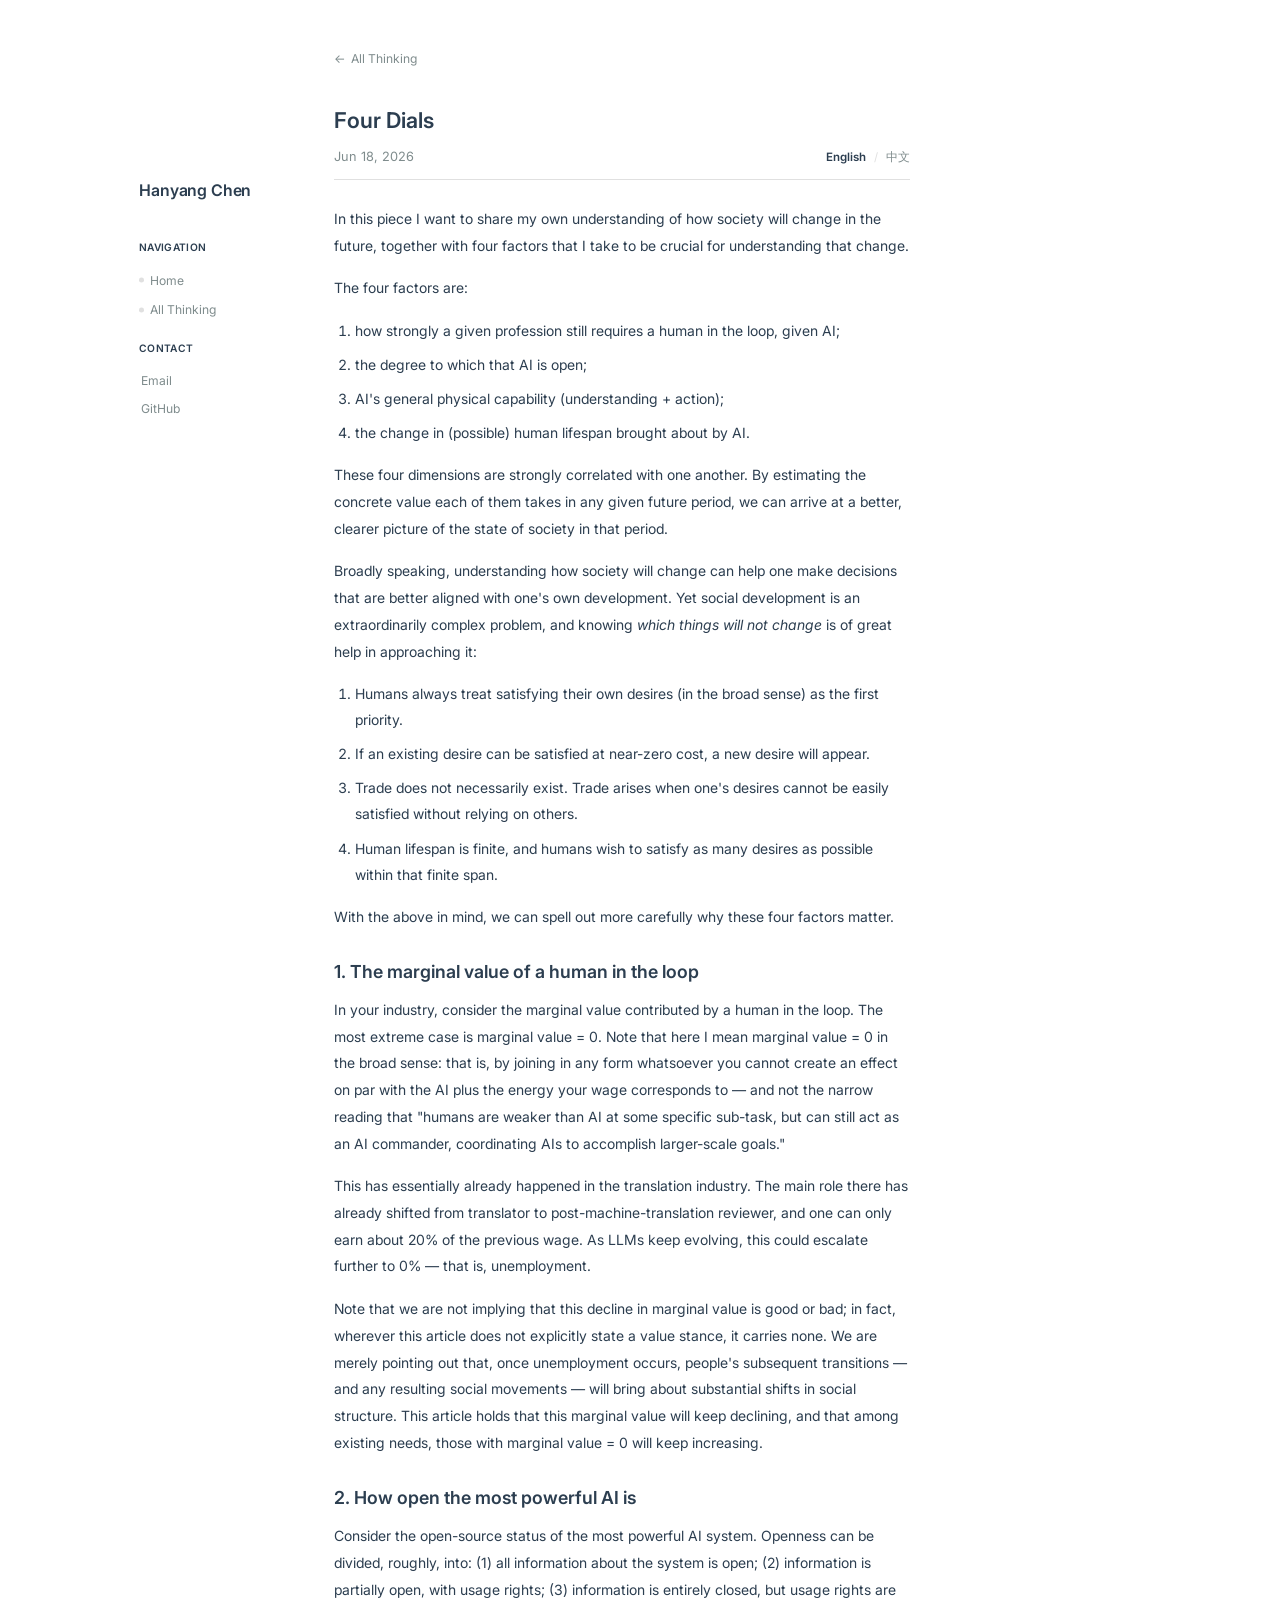
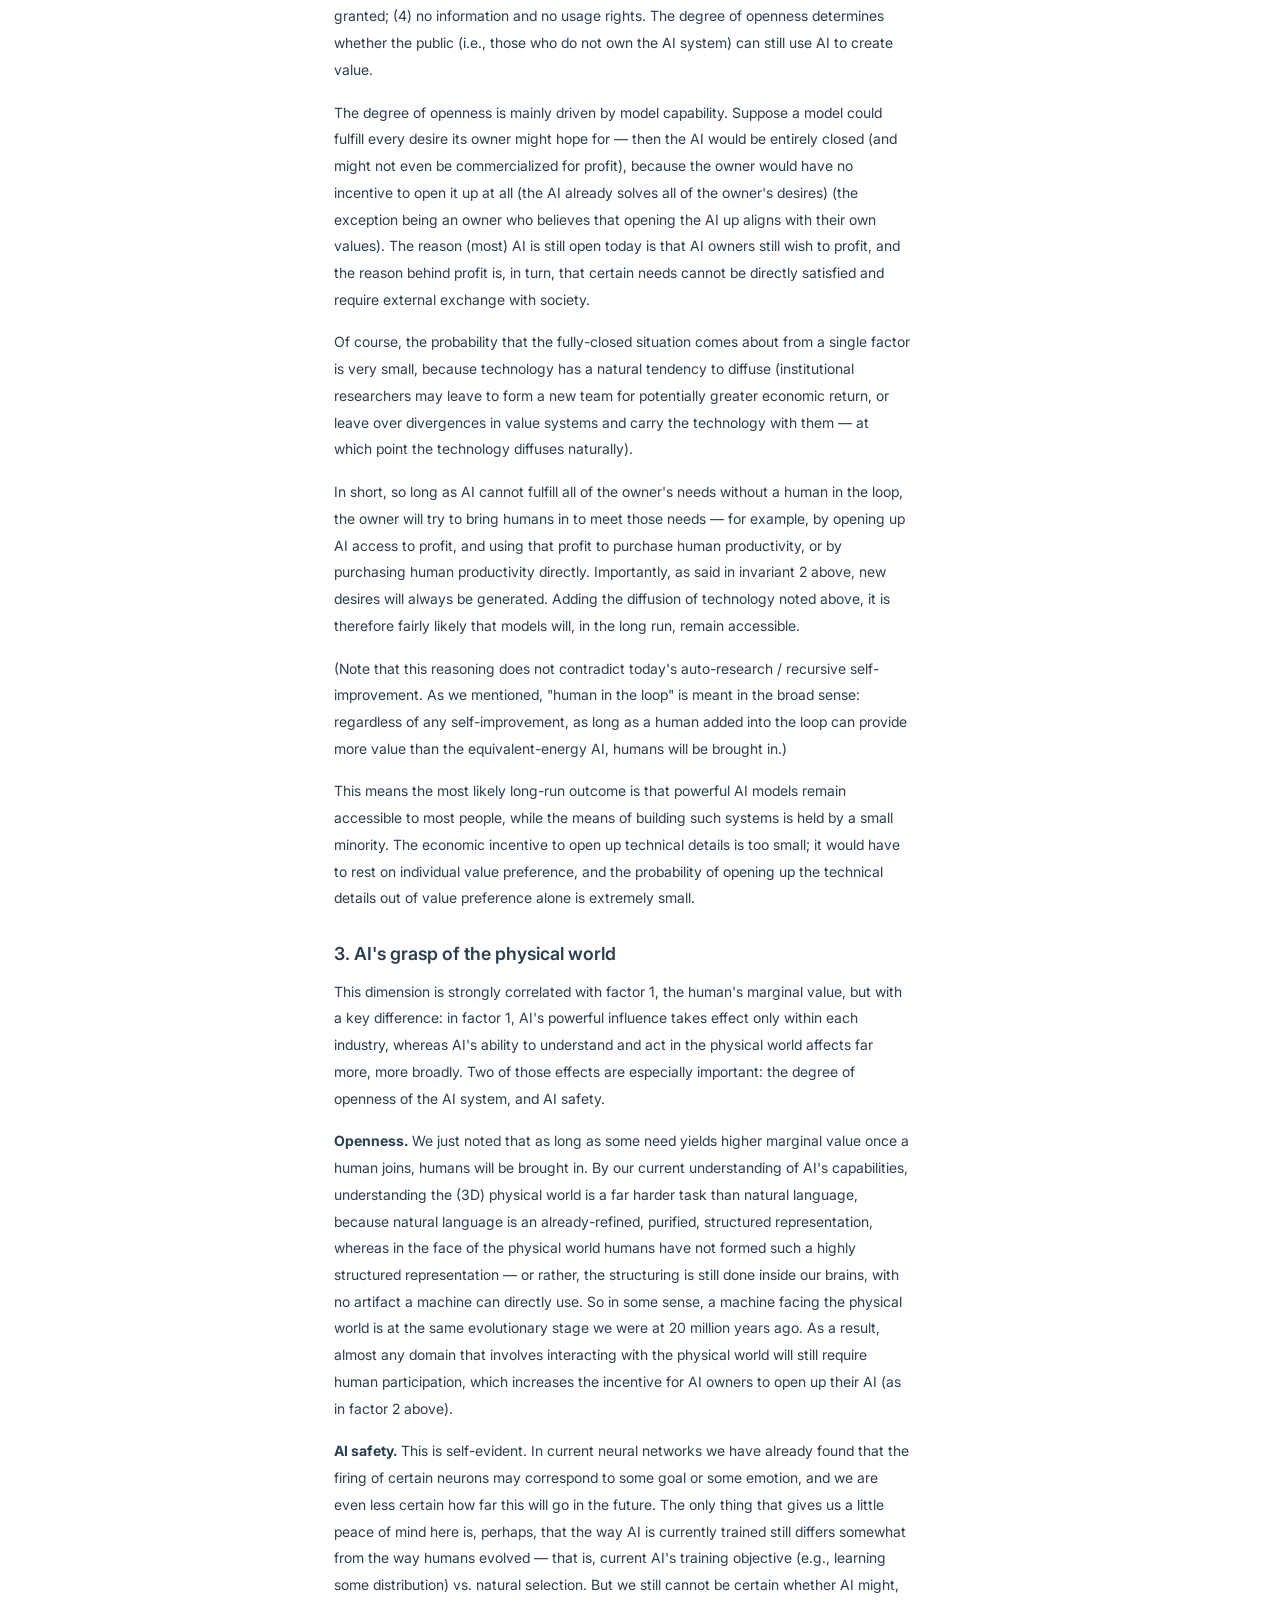
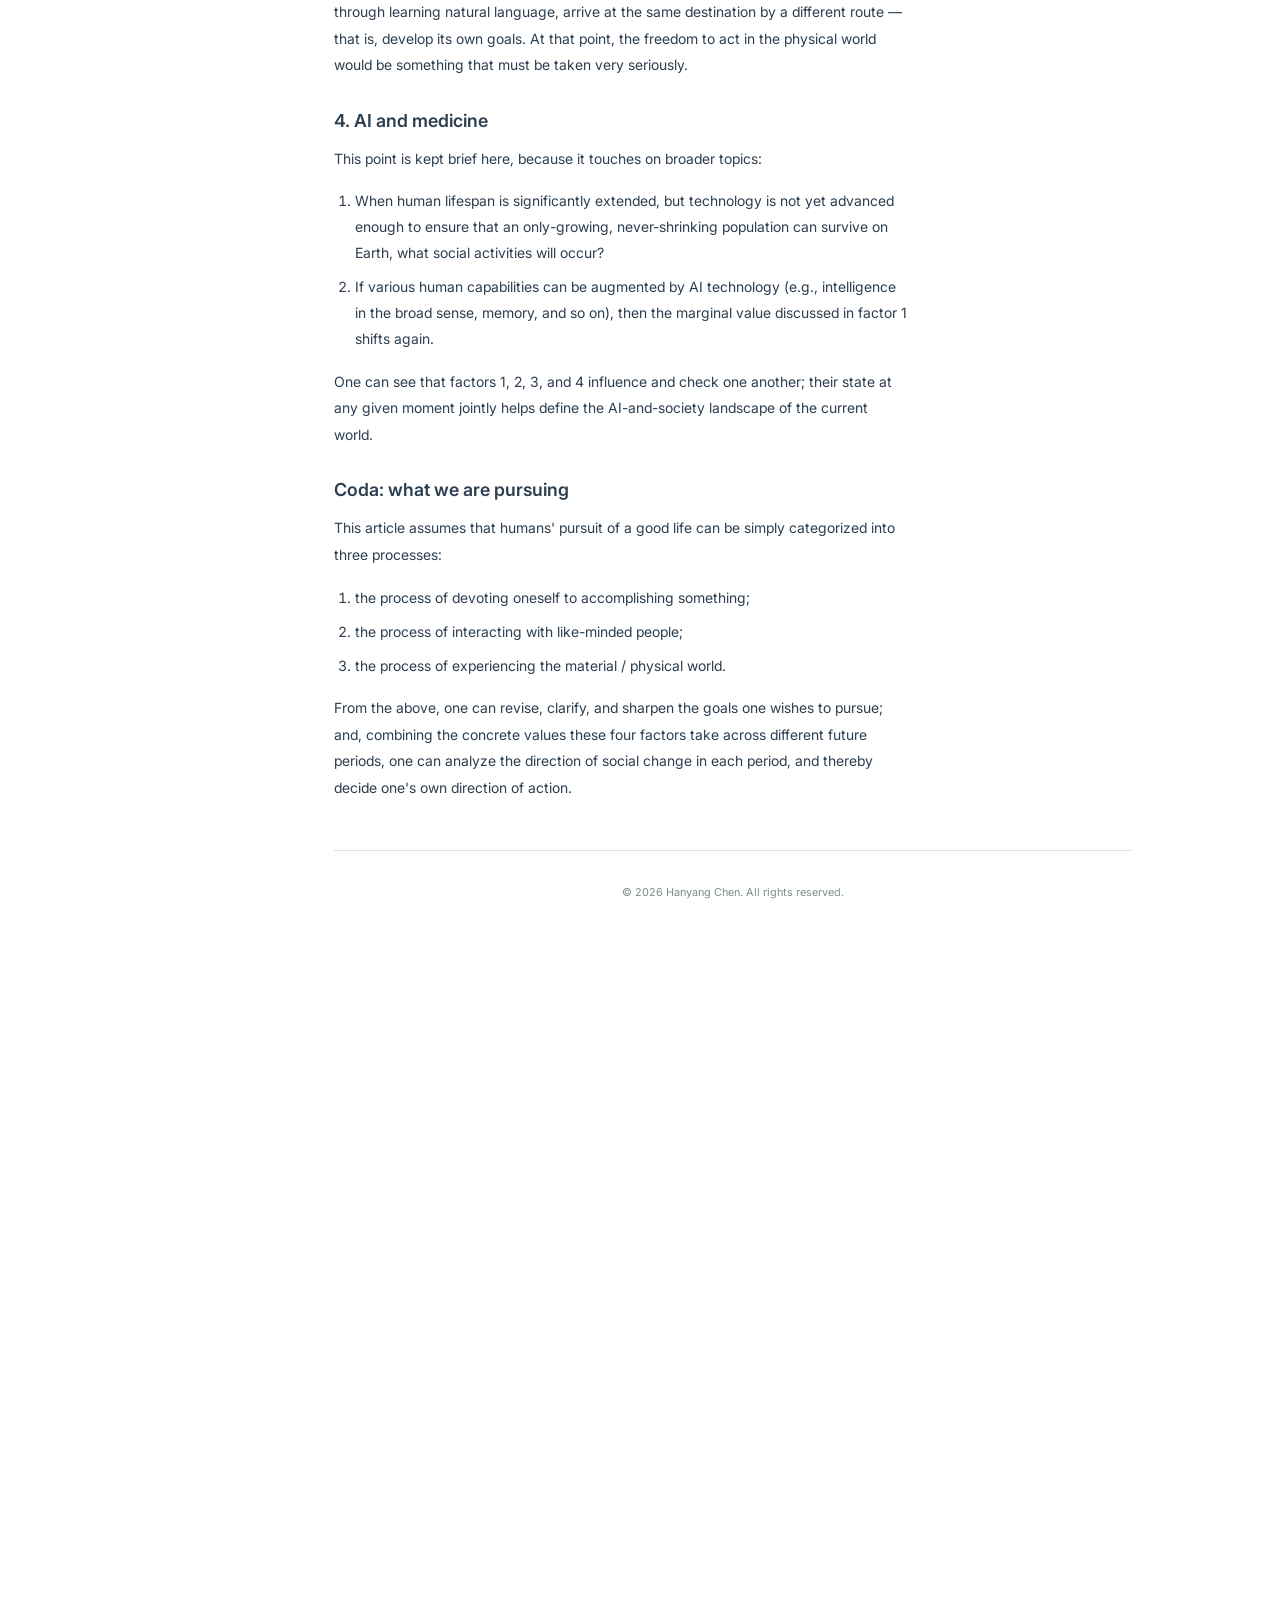
<file: thinking/four-dials.html>
<!DOCTYPE html>
<html lang="en">
<head>
    <meta charset="UTF-8">
    <meta name="viewport" content="width=device-width, initial-scale=1.0">
    <title>Four Dials - Hanyang Chen</title>
    <link rel="stylesheet" href="../styles.css">
    <link rel="preconnect" href="https://fonts.googleapis.com">
    <link rel="preconnect" href="https://fonts.gstatic.com" crossorigin>
    <link href="https://fonts.googleapis.com/css2?family=Inter:wght@300;400;500;600;700&display=swap" rel="stylesheet">
</head>
<body>
    <div class="page-wrapper">
        <aside class="toc" id="toc">
            <div class="toc-header">
                <div class="toc-name">Hanyang Chen</div>
            </div>
            <div class="toc-section">
                <div class="toc-section-title">Navigation</div>
                <nav class="toc-list">
                    <a href="../index.html" class="toc-link">Home</a>
                    <a href="../thinking.html" class="toc-link">All Thinking</a>
                </nav>
            </div>
            <div class="toc-section">
                <div class="toc-section-title">Contact</div>
                <div class="toc-contact">
                    <a href="mailto:hc81@illinois.edu" class="toc-contact-link">Email</a>
                    <a href="https://github.com/jeremy-chy" class="toc-contact-link" target="_blank">GitHub</a>
                </div>
            </div>
        </aside>
        <main class="main-content">
            <div class="container">
                <div style="height:60px;"></div>
                <a href="../thinking.html" class="back-link"><span aria-hidden="true">&larr;</span> All Thinking</a>

                <article class="article-body">
                    <div class="article-top">
                        <h1 class="section-title page-heading">Four Dials</h1>
                        <div class="article-meta-row">
                            <span class="article-meta">Jun 18, 2026</span>
                            <span class="lang-switch" id="langToggle">
                                <button type="button" data-lang="en">English</button>
                                <span class="sep" aria-hidden="true">/</span>
                                <button type="button" data-lang="zh">中文</button>
                            </span>
                        </div>
                    </div>

                    <!-- English (default) -->
                    <div class="article-lang" data-lang="en">
                        <p>In this piece I want to share my own understanding of how society will change in the future, together with four factors that I take to be crucial for understanding that change.</p>

                        <p>The four factors are:</p>
                        <ol>
                            <li>how strongly a given profession still requires a human in the loop, given AI;</li>
                            <li>the degree to which that AI is open;</li>
                            <li>AI's general physical capability (understanding + action);</li>
                            <li>the change in (possible) human lifespan brought about by AI.</li>
                        </ol>

                        <p>These four dimensions are strongly correlated with one another. By estimating the concrete value each of them takes in any given future period, we can arrive at a better, clearer picture of the state of society in that period.</p>

                        <p>Broadly speaking, understanding how society will change can help one make decisions that are better aligned with one's own development. Yet social development is an extraordinarily complex problem, and knowing <i>which things will not change</i> is of great help in approaching it:</p>
                        <ol>
                            <li>Humans always treat satisfying their own desires (in the broad sense) as the first priority.</li>
                            <li>If an existing desire can be satisfied at near-zero cost, a new desire will appear.</li>
                            <li>Trade does not necessarily exist. Trade arises when one's desires cannot be easily satisfied without relying on others.</li>
                            <li>Human lifespan is finite, and humans wish to satisfy as many desires as possible within that finite span.</li>
                        </ol>

                        <p>With the above in mind, we can spell out more carefully why these four factors matter.</p>

                        <h2>1. The marginal value of a human in the loop</h2>
                        <p>In your industry, consider the marginal value contributed by a human in the loop. The most extreme case is marginal value = 0. Note that here I mean marginal value = 0 in the broad sense: that is, by joining in any form whatsoever you cannot create an effect on par with the AI plus the energy your wage corresponds to &mdash; and not the narrow reading that "humans are weaker than AI at some specific sub-task, but can still act as an AI commander, coordinating AIs to accomplish larger-scale goals."</p>
                        <p>This has essentially already happened in the translation industry. The main role there has already shifted from translator to post-machine-translation reviewer, and one can only earn about 20% of the previous wage. As LLMs keep evolving, this could escalate further to 0% &mdash; that is, unemployment.</p>
                        <p>Note that we are not implying that this decline in marginal value is good or bad; in fact, wherever this article does not explicitly state a value stance, it carries none. We are merely pointing out that, once unemployment occurs, people's subsequent transitions &mdash; and any resulting social movements &mdash; will bring about substantial shifts in social structure. This article holds that this marginal value will keep declining, and that among existing needs, those with marginal value = 0 will keep increasing.</p>

                        <h2>2. How open the most powerful AI is</h2>
                        <p>Consider the open-source status of the most powerful AI system. Openness can be divided, roughly, into: (1) all information about the system is open; (2) information is partially open, with usage rights; (3) information is entirely closed, but usage rights are granted; (4) no information and no usage rights. The degree of openness determines whether the public (i.e., those who do not own the AI system) can still use AI to create value.</p>
                        <p>The degree of openness is mainly driven by model capability. Suppose a model could fulfill every desire its owner might hope for &mdash; then the AI would be entirely closed (and might not even be commercialized for profit), because the owner would have no incentive to open it up at all (the AI already solves all of the owner's desires) (the exception being an owner who believes that opening the AI up aligns with their own values). The reason (most) AI is still open today is that AI owners still wish to profit, and the reason behind profit is, in turn, that certain needs cannot be directly satisfied and require external exchange with society.</p>
                        <p>Of course, the probability that the fully-closed situation comes about from a single factor is very small, because technology has a natural tendency to diffuse (institutional researchers may leave to form a new team for potentially greater economic return, or leave over divergences in value systems and carry the technology with them &mdash; at which point the technology diffuses naturally).</p>
                        <p>In short, so long as AI cannot fulfill all of the owner's needs without a human in the loop, the owner will try to bring humans in to meet those needs &mdash; for example, by opening up AI access to profit, and using that profit to purchase human productivity, or by purchasing human productivity directly. Importantly, as said in invariant 2 above, new desires will always be generated. Adding the diffusion of technology noted above, it is therefore fairly likely that models will, in the long run, remain accessible.</p>
                        <p>(Note that this reasoning does not contradict today's auto-research / recursive self-improvement. As we mentioned, "human in the loop" is meant in the broad sense: regardless of any self-improvement, as long as a human added into the loop can provide more value than the equivalent-energy AI, humans will be brought in.)</p>
                        <p>This means the most likely long-run outcome is that powerful AI models remain accessible to most people, while the means of building such systems is held by a small minority. The economic incentive to open up technical details is too small; it would have to rest on individual value preference, and the probability of opening up the technical details out of value preference alone is extremely small.</p>

                        <h2>3. AI's grasp of the physical world</h2>
                        <p>This dimension is strongly correlated with factor 1, the human's marginal value, but with a key difference: in factor 1, AI's powerful influence takes effect only within each industry, whereas AI's ability to understand and act in the physical world affects far more, more broadly. Two of those effects are especially important: the degree of openness of the AI system, and AI safety.</p>
                        <p><b>Openness.</b> We just noted that as long as some need yields higher marginal value once a human joins, humans will be brought in. By our current understanding of AI's capabilities, understanding the (3D) physical world is a far harder task than natural language, because natural language is an already-refined, purified, structured representation, whereas in the face of the physical world humans have not formed such a highly structured representation &mdash; or rather, the structuring is still done inside our brains, with no artifact a machine can directly use. So in some sense, a machine facing the physical world is at the same evolutionary stage we were at 20 million years ago. As a result, almost any domain that involves interacting with the physical world will still require human participation, which increases the incentive for AI owners to open up their AI (as in factor 2 above).</p>
                        <p><b>AI safety.</b> This is self-evident. In current neural networks we have already found that the firing of certain neurons may correspond to some goal or some emotion, and we are even less certain how far this will go in the future. The only thing that gives us a little peace of mind here is, perhaps, that the way AI is currently trained still differs somewhat from the way humans evolved &mdash; that is, current AI's training objective (e.g., learning some distribution) vs. natural selection. But we still cannot be certain whether AI might, through learning natural language, arrive at the same destination by a different route &mdash; that is, develop its own goals. At that point, the freedom to act in the physical world would be something that must be taken very seriously.</p>

                        <h2>4. AI and medicine</h2>
                        <p>This point is kept brief here, because it touches on broader topics:</p>
                        <ol>
                            <li>When human lifespan is significantly extended, but technology is not yet advanced enough to ensure that an only-growing, never-shrinking population can survive on Earth, what social activities will occur?</li>
                            <li>If various human capabilities can be augmented by AI technology (e.g., intelligence in the broad sense, memory, and so on), then the marginal value discussed in factor 1 shifts again.</li>
                        </ol>
                        <p>One can see that factors 1, 2, 3, and 4 influence and check one another; their state at any given moment jointly helps define the AI-and-society landscape of the current world.</p>

                        <h2>Coda: what we are pursuing</h2>
                        <p>This article assumes that humans' pursuit of a good life can be simply categorized into three processes:</p>
                        <ol>
                            <li>the process of devoting oneself to accomplishing something;</li>
                            <li>the process of interacting with like-minded people;</li>
                            <li>the process of experiencing the material / physical world.</li>
                        </ol>
                        <p>From the above, one can revise, clarify, and sharpen the goals one wishes to pursue; and, combining the concrete values these four factors take across different future periods, one can analyze the direction of social change in each period, and thereby decide one's own direction of action.</p>
                    </div>

                    <!-- 中文（原版） -->
                    <div class="article-lang" data-lang="zh" hidden>
                        <p>在本篇文章中我希望分享自己对于未来社会变化的理解，以及对于理解未来变化非常重要的四个因素。</p>

                        <p>该四个因素是：</p>
                        <ol>
                            <li>AI 在某一特定职业对于 Human-in-the-loop 的要求；</li>
                            <li>该 AI 的开源程度；</li>
                            <li>AI 的 general 物理能力（理解 + 行动）；</li>
                            <li>人类（可能）寿命由 AI 带来的变化。</li>
                        </ol>

                        <p>这四个维度之间有很强的相关性。我们可以通过判断未来每一段时间这四个维度的具体取值，而对对应 period 的社会状态有一个更好/清晰的估计。</p>

                        <p>总体来说，理解未来社会的变化可能帮助 one 做出更符合个人发展的决策。然而，社会发展是一个极其复杂的问题，知道"有哪些事情"是不会变的，对于理解该问题会有很大帮助：</p>
                        <ol>
                            <li>人类永远以满足自身愿望（广义）为第一要务；</li>
                            <li>如果现存愿望可以被接近 0 代价满足，会出现新愿望；</li>
                            <li>交易并非一定存在。交易来源于 one's 愿望无法在不依靠他人的条件下被轻易满足；</li>
                            <li>人类寿命有限，人类希望在有限寿命中满足尽可能多的愿望。</li>
                        </ol>

                        <p>With 上述 in mind，可以更仔细的说明上述 4 种因素的重要性。</p>

                        <h2>1. Human in the loop 的边际价值</h2>
                        <p>在你所在行业，human in the loop 所带来的 marginal value，最极端的情况为 marginal value = 0。注意，此处指的是广义的 marginal value = 0，即，你以任何形式加入都不能创造出 和 AI with 你的工资对应电力能源 on par 的效果，而并非狭义认为的："人类在某一类具体子任务弱于 AI，但可以作为 AI commander 协调 AI 完成体量更大的目标"。</p>
                        <p>该情况已经基本发生在翻译行业。在当前翻译行业，主要存在的岗位已经从翻译员变为了 post 机器翻译检察员，并且只能拿到相比于之前 20% 的工资，随着 LLM 的不断进化，这种情况有可能进一步升级为 0%，即，失业。</p>
                        <p>注意，我们并没有暗示该 marginal value 的下降是好或者不好的，actually，该文章在没有显式说明价值倾向时，都不带有任何价值倾向。我们此处仅是在说明，当失业后，人们后续可能的转型 / 任何社会运动，都会带来较大的社会结构转变。本文认为该 marginal value 会不断下降，并且原有旧需求中，marginal value = 0 的会不断增多。</p>

                        <h2>2. 最强大 AI system 的开源程度</h2>
                        <p>最强大 AI system 的开源状态可以粗略被分为：(1) System 的所有信息开源；(2) 信息 partially 开源，且有使用权；(3) 信息完全不开源，有使用权；(4) 无信息，无使用权。开源程度决定了，群众（即，非 AI system 所有者）是否可以仍然利用 AI 进行价值创造。</p>
                        <p>开源程度主要被模型能力所影响：假设模型可以完成 AI 所有者能够期待的所有愿望，则 AI 会完全不开源（甚至并不会商业化而获利），原因是所有者没有任何动力进行开源或开放使用（AI 可以解决他的一切愿望）（例外为 AI 所有者认为开放 AI 符合自己的价值取向）。当前（至少大部分）AI 仍在开源的原因是，AI 所有者仍然希望获利，而获利的背后原因仍然是因为某些需求不能被直接满足，而需要和社会进行外部交换。</p>
                        <p>当然，一个因素导致这种情况发生的可能性非常小，原因是技术存在天然的扩散趋势（机构研究者有离开机构并组建新的团队、获得可能更大的经济回报，or 出于价值体系的分歧而离开机构并传播技术，此时技术发生自然扩散）。</p>
                        <p>总之，只要 AI 并不能 without human in the loop 完成所有者的所有需求，AI 所有者就会试图引入人类满足该需求，比如，通过开放 AI 使用获利进而购买人类生产力，或者直接购买人类生产力试图解决该需求。重要的是，如 A2 所说，新需求永远会产生。加上上面提到的技术扩散因素，所以较大概率 模型长期处于可 access 状态。</p>
                        <p>（注意上述推理与现在的 auto-research / recursive improvement 不矛盾，我们提到过，"human in the loop" 指的是广义的，即，无论任何的 self-improvement，只要人类 add in the loop 能提供比对等电力 AI 更高的价值，人类就会被引入。）</p>
                        <p>这就意味着，未来长期的大概率事件是，powerful 的 AI 模型长期可被大部分人 access，但是构建 such AI system 的方式掌握在少部分人手中。因为开放技术细节的经济动力太小，需要依靠个人的价值倾向，而因为价值倾向而开放 AI 技术细节的概率是极小的。</p>

                        <h2>3. 人工智能对于物理世界的理解能力</h2>
                        <p>这一维度和 1，即，人类的 marginal value 之间有很强的相关性，但重要区别是，在 1 中，AI 的强大影响力只在各个行业内生效，而 AI 对于物理世界的理解和行动能力会更广泛地影响更多因素，在此之中有两个极其重要的：AI system 的开放程度 和 AI 安全。</p>
                        <p><b>AI 开放程度：</b>我们刚才提到，只要有些需求在人类加入后能够有更高的 marginal value，人类就会被引入。以我们目前对于 AI 能力的理解，对于（3d）物理世界的理解能力是一个远比自然语言要更难的任务，原因是自然语言是一个已经被精炼提纯化的结构性表示，而面对物理世界，人类没有形成这样一个高度结构化的表示，或者说，结构化仍然是在我们大脑内部完成的，而没有一个机器能够直接利用的产物，所以，某种程度而言，机器面对物理世界，是和 2000 万年前的我们的进化程度一样的。这样一来，几乎任何涉及要和物理世界交互的领域，我们仍然需要人类参与，而这增加了 AI 所有者开放 AI 的动力（如上，2）。</p>
                        <p><b>AI 安全：</b>这是显而易见的。在当前的神经网络中，我们已经发现某些神经元的激发可能对应着某种目标或某种情绪，而我们更加不确定这件事会在未来发展到什么程度。这里唯一使得我们感到些许心安的，也许就是目前 AI 的训练方式和人类进化的方式仍然有一定的不同，即，当前 AI 的训练目标（比如学习某种分布）vs 自然选择。但是，我们仍然不能确定 AI 是否可以通过自然语言的学习，以不同的方式殊途同归，即，develop 出自我目标，届时，有自由在物理世界行动的能力将是需要被严重考虑的。</p>

                        <h2>4. AI 与医学</h2>
                        <p>这一点在当前文章中简略，原因是它涉及到更广泛的 topic：</p>
                        <ol>
                            <li>当人类寿命显著延长，但科技水平又不足以确保只增不减的人口在地球存活时，会发生哪些社会活动？</li>
                            <li>如果人类的各种能力能够被 AI 科技所增强（比如广义的智力、记忆力等），那么 1 中所说的 marginal value 又会出现变化。</li>
                        </ol>
                        <p>可以看到 1、2、3、4 这些因素互相影响，相互制衡，他们在某一时刻的状态帮助共同定义了当前世界的 AI 与社会格局。</p>

                        <h2>结语：我们究竟在追求什么</h2>
                        <p>本文假设人类追求美好生活可以被简单归类为如下三个过程：</p>
                        <ol>
                            <li>投入完成某件事情的过程；</li>
                            <li>和志同道合的人发生交互的过程；</li>
                            <li>人类对物质 / 物理世界的体验过程。</li>
                        </ol>
                        <p>One 可以根据上面修改 / 明确 / 清晰化自己希望追求的目标，结合这 4 个影响因素在未来不同时间段的具体取值，分析不同时间段社会变化的方向，进而决定自己在不同时间段的行动方向。</p>
                    </div>
                </article>

                <footer class="footer">
                    <p>&copy; <span id="currentYear"></span> Hanyang Chen. All rights reserved.</p>
                </footer>
            </div>
        </main>
    </div>

    <script src="../article.js"></script>
</body>
</html>
</file>
<file: styles.css>
/* Reset and Base Styles */
* {
    margin: 0;
    padding: 0;
    box-sizing: border-box;
}

:root {
    --primary-color: #2c3e50;
    --secondary-color: #3498db;
    --accent-color: #e74c3c;
    --text-primary: #2c3e50;
    --text-secondary: #7f8c8d;
    --bg-primary: #ffffff;
    --bg-secondary: #f8f9fa;
    --border-color: #e0e0e0;
    --shadow: 0 2px 20px rgba(0, 0, 0, 0.08);
    --shadow-hover: 0 8px 30px rgba(0, 0, 0, 0.12);
}

body {
    font-family: 'Inter', -apple-system, BlinkMacSystemFont, 'Segoe UI', Roboto, Oxygen, Ubuntu, Cantarell, sans-serif;
    font-size: 15px;
    line-height: 1.75;
    color: var(--text-primary);
    background-color: var(--bg-primary);
    overflow-x: hidden;
    /* Default the whole site to ~80% visual scale (equivalent to browser zoom 80%) */
    zoom: 0.8;
}

.container {
    max-width: 100%;
    margin: 0 auto;
    padding: 0 12px;
}

.page-wrapper {
    display: grid;
    grid-template-columns: 200px minmax(0, 1fr);
    gap: 32px;
    max-width: 1300px;
    margin-left: auto;
    margin-right: auto;
    padding: 0 24px;
}

.main-content .container {
    max-width: 100%;
    margin: 0;
    padding: 0 12px;
}

.toc {
    position: sticky;
    top: 200px;
    align-self: start;
    padding: 20px 0;
    min-width: 180px;
    display: flex;
    flex-direction: column;
    gap: 24px;
    background: none;
    border: none;
    box-shadow: none;
    border-radius: 0;
}

.toc-header {
    padding-bottom: 16px;
}

.toc-name {
    font-size: 1.25rem;
    font-weight: 600;
    color: var(--text-primary);
    margin-bottom: 4px;
    letter-spacing: -0.01em;
}

.toc-subtitle {
    font-size: 0.8rem;
    color: var(--text-secondary);
    font-weight: 400;
}

.toc-section {
    display: flex;
    flex-direction: column;
    gap: 12px;
}

.toc-section-title {
    font-size: 0.8rem;
    font-weight: 600;
    color: var(--text-primary);
    letter-spacing: 0.03em;
    text-transform: uppercase;
    margin-bottom: 4px;
}

.toc-list {
    display: flex;
    flex-direction: column;
    gap: 10px;
}

.toc-contact {
    display: flex;
    flex-direction: column;
    gap: 8px;
}

.toc-contact-link {
    color: var(--text-secondary);
    text-decoration: none;
    font-size: 0.95rem;
    transition: color 0.3s ease, transform 0.3s ease;
    position: relative;
    padding-left: 2px;
}

.toc-contact-link:hover {
    color: var(--secondary-color);
    transform: translateX(3px);
}

.toc-link {
    color: var(--text-secondary);
    text-decoration: none;
    font-size: 0.95rem;
    position: relative;
    padding-left: 14px;
    transition: color 0.3s ease, transform 0.3s ease;
}

.toc-link::before {
    content: '';
    position: absolute;
    left: 0;
    top: 50%;
    transform: translateY(-50%);
    width: 6px;
    height: 6px;
    border-radius: 50%;
    background: var(--border-color);
    transition: background 0.3s ease;
}

.toc-link:hover {
    color: var(--secondary-color);
    transform: translateX(4px);
}

.toc-link:hover::before {
    background: var(--secondary-color);
}

.toc-link.active {
    color: var(--secondary-color);
    font-weight: 600;
}

.toc-link.active::before {
    background: var(--secondary-color);
}

[data-toc-title] {
    scroll-margin-top: 96px;
}

/* Header/Introduction Section */
.intro-section {
    padding: 80px 0 20px;
    animation: fadeInUp 0.8s ease-out;
}

.intro-content {
    display: grid;
    grid-template-columns: auto 1fr;
    gap: 32px;
    align-items: start;
}

.photo-container {
    position: relative;
}

.photo-wrapper {
    position: relative;
    display: inline-block;
    border-radius: 8px;
    overflow: hidden;
    box-shadow: var(--shadow);
    animation: photoAppear 1s ease-out;
}

.profile-photo {
    display: block;
    object-fit: cover;
    border-radius: 8px;
    transition: transform 0.5s ease;
}

.photo-wrapper:hover .profile-photo {
    transform: scale(1.05);
}


.intro-text {
    padding-top: 20px;
}

.name-title {
    font-size: 2.0rem;
    font-weight: 600;
    color: var(--text-primary);
    margin-bottom: 24px;
    letter-spacing: -0.01em;
}

.title-role {
    font-size: 1.15rem;
    color: var(--text-secondary);
    margin-bottom: 5px;
    font-weight: 500;
}

.affiliation {
    font-size: 0.95rem;
    color: var(--text-secondary);
    margin-bottom: 20px;
}

.contact-info {
    margin-bottom: 25px;
}

.email {
    color: var(--text-primary);
    margin-bottom: 12px;
    font-size: 0.95rem;
}

.email a {
    color: var(--secondary-color);
    text-decoration: none;
    transition: color 0.3s ease;
}

.email a:hover {
    color: var(--accent-color);
}

.social-links {
    display: flex;
    align-items: center;
    gap: 8px;
    flex-wrap: wrap;
}

.social-link {
    color: var(--text-secondary);
    text-decoration: none;
    font-size: 0.95rem;
    transition: color 0.3s ease;
    position: relative;
}

.social-link::after {
    content: '';
    position: absolute;
    width: 0;
    height: 1px;
    bottom: -2px;
    left: 0;
    background-color: var(--secondary-color);
    transition: width 0.3s ease;
}

.social-link:hover {
    color: var(--secondary-color);
}

.social-link:hover::after {
    width: 100%;
}

.divider {
    color: var(--text-secondary);
    opacity: 0.3;
}

.bio-content {
    margin-top: 20px;
}

.bio-content p {
    color: var(--text-primary);
    line-height: 1.8;
    font-size: 1.1rem;
    margin-bottom: 16px;
    max-width: 600px;
}

.bio-content a {
    color: var(--secondary-color);
    text-decoration: none;
    transition: color 0.3s ease;
}

.bio-content a:hover {
    color: var(--accent-color);
    text-decoration: underline;
}

/* Section Titles */
.section-title {
    font-size: 1.75rem;
    font-weight: 600;
    color: var(--text-primary);
    margin-bottom: 20px;
    margin-top: 16px;
}

/* News Section */
.news-section {
    padding: 10px 0;
    animation: fadeInUp 0.8s ease-out 0.2s both;
}

.news-list {
    display: flex;
    flex-direction: column;
    gap: 28px;
}

.news-item {
    display: grid;
    grid-template-columns: 185px 1fr;
    gap: 18px;
    align-items: start;
}

.news-image {
    width: 185px;
    height: 135px;
    object-fit: cover;
    border-radius: 10px;
    box-shadow: var(--shadow);
}

.news-body {
    display: flex;
    flex-direction: column;
    gap: 10px;
}

.news-date {
    font-weight: 600;
    color: var(--text-primary);
    font-size: 1.05rem;
}

.news-content {
    color: var(--text-primary);
    font-size: 1.1rem;
    line-height: 1.7;
}

.news-body p {
    margin: 0;
}

/* Thinking Section */
.thinking-section {
    padding: 10px 0 20px;
    animation: fadeInUp 0.8s ease-out 0.3s both;
}

.thinking-header {
    display: flex;
    align-items: center;
    justify-content: space-between;
    gap: 16px;
    flex-wrap: wrap;
}

.thinking-header .section-title {
    margin: 0;
}

.thinking-button {
    display: inline-flex;
    align-items: center;
    gap: 6px;
    padding: 8px 18px;
    background: var(--secondary-color);
    color: #fff;
    text-decoration: none;
    border-radius: 8px;
    font-size: 0.95rem;
    font-weight: 500;
    white-space: nowrap;
    transition: background 0.3s ease, transform 0.3s ease, box-shadow 0.3s ease;
}

.thinking-button span {
    transition: transform 0.3s ease;
}

.thinking-button:hover {
    background: var(--accent-color);
    transform: translateY(-1px);
    box-shadow: var(--shadow);
}

.thinking-button:hover span {
    transform: translateX(3px);
}

.scroll-box {
    margin-top: 18px;
    height: 320px;
    overflow-y: auto;
    background: var(--bg-secondary);
    border: 1px solid var(--border-color);
    border-radius: 12px;
    padding: 6px 10px 6px 6px;
}

.scroll-box::-webkit-scrollbar {
    width: 8px;
}

.scroll-box::-webkit-scrollbar-track {
    background: transparent;
}

.scroll-box::-webkit-scrollbar-thumb {
    background: var(--border-color);
    border-radius: 4px;
}

.scroll-box::-webkit-scrollbar-thumb:hover {
    background: var(--text-secondary);
}

/* Inside the homepage scroll box, news items become compact rows so the
   module looks contained and consistent with the Thinking box. */
.news-box .news-list {
    gap: 0;
    padding: 6px;
}

.news-box .news-item {
    grid-template-columns: 96px 1fr;
    gap: 14px;
    align-items: center;
    padding: 14px 12px;
    border-radius: 8px;
    transition: background 0.25s ease, transform 0.25s ease;
}

.news-box .news-item:hover {
    background: var(--bg-primary);
    transform: translateX(4px);
}

.news-box .news-item + .news-item {
    border-top: 1px solid var(--border-color);
}

.news-box .news-image {
    width: 96px;
    height: 72px;
    object-fit: cover;
    border-radius: 8px;
    box-shadow: var(--shadow);
}

.news-box .news-date {
    font-size: 0.92rem;
    color: var(--text-secondary);
    font-weight: 600;
}

.news-box .news-content {
    font-size: 1.0rem;
    line-height: 1.55;
}

/* Logo-type thumbnails: show the whole mark on white, never crop. */
.news-image.logo {
    object-fit: contain;
    background: #fff;
    border: 1px solid var(--border-color);
    box-shadow: none;
    padding: 8px;
}

.news-list .news-image.logo {
    max-width: 220px;
    max-height: 120px;
}

.thinking-list {
    display: flex;
    flex-direction: column;
}

.thinking-item {
    display: block;
    text-decoration: none;
    color: inherit;
    padding: 16px 18px;
    border-radius: 8px;
    transition: background 0.25s ease, transform 0.25s ease;
}

.thinking-item:hover {
    background: var(--bg-primary);
    transform: translateX(4px);
}

.thinking-item + .thinking-item {
    border-top: 1px solid var(--border-color);
}

.thinking-item-date {
    font-size: 0.9rem;
    color: var(--text-secondary);
    margin: 0;
}

.thinking-item-title {
    font-size: 1.15rem;
    font-weight: 600;
    color: var(--text-primary);
    margin: 3px 0 5px;
}

.thinking-item-summary {
    font-size: 1.0rem;
    color: var(--text-secondary);
    line-height: 1.6;
    margin: 0;
}

.thinking-empty {
    padding: 24px 18px;
    color: var(--text-secondary);
    font-size: 1.0rem;
}

/* Thinking Page (thinking.html) */
.page-heading {
    margin-bottom: 8px;
}

.page-subtitle {
    color: var(--text-secondary);
    font-size: 1.1rem;
    margin-bottom: 28px;
}

.thinking-full-list {
    display: flex;
    flex-direction: column;
    gap: 20px;
    padding-bottom: 40px;
}

.thinking-full-list .thinking-item {
    background: var(--bg-secondary);
    border-left: 3px solid var(--secondary-color);
    border-radius: 10px;
    padding: 20px 24px;
}

.thinking-full-list .thinking-item + .thinking-item {
    border-top: none;
}

.thinking-full-list .thinking-item:hover {
    background: var(--bg-primary);
    box-shadow: var(--shadow);
    transform: translateX(8px);
}

.thinking-full-list .thinking-item-title {
    font-size: 1.3rem;
}

/* Thinking Article Page */
.article-body {
    max-width: 720px;
}

.article-meta {
    color: var(--text-secondary);
    font-size: 1.0rem;
    margin-bottom: 28px;
}

.article-body p {
    font-size: 1.1rem;
    line-height: 1.9;
    margin-bottom: 20px;
    max-width: 720px;
}

.article-body h2 {
    font-size: 1.4rem;
    font-weight: 600;
    margin: 32px 0 12px;
}

.article-body ol,
.article-body ul {
    margin: 0 0 20px;
    padding-left: 26px;
    max-width: 720px;
}

.article-body li {
    font-size: 1.1rem;
    line-height: 1.85;
    margin-bottom: 10px;
}

.article-body code {
    font-family: 'SFMono-Regular', Consolas, 'Liberation Mono', Menlo, monospace;
    font-size: 0.92em;
    background: var(--bg-secondary);
    padding: 2px 6px;
    border-radius: 4px;
}

.article-body a {
    color: var(--secondary-color);
    text-decoration: none;
}

.article-body a:hover {
    color: var(--accent-color);
    text-decoration: underline;
}

.back-link {
    display: inline-flex;
    align-items: center;
    gap: 6px;
    color: var(--text-secondary);
    text-decoration: none;
    font-size: 0.95rem;
    margin-bottom: 24px;
    transition: color 0.3s ease, transform 0.3s ease;
}

.back-link:hover {
    color: var(--secondary-color);
    transform: translateX(-3px);
}

/* Article meta line: date on the left, language switch on the right */
.article-meta-row {
    display: flex;
    align-items: baseline;
    justify-content: space-between;
    gap: 16px;
    flex-wrap: wrap;
    max-width: 720px;
    margin-bottom: 32px;
    padding-bottom: 14px;
    border-bottom: 1px solid var(--border-color);
}

.article-meta-row .article-meta {
    margin: 0;
}

/* Subtle editorial language switch (English / 中文) */
.lang-switch {
    display: inline-flex;
    align-items: baseline;
    gap: 10px;
    font-size: 0.9rem;
    letter-spacing: 0.01em;
}

.lang-switch button {
    border: none;
    background: none;
    padding: 0;
    margin: 0;
    cursor: pointer;
    font-family: inherit;
    font-size: inherit;
    color: var(--text-secondary);
    transition: color 0.2s ease;
}

.lang-switch button:hover {
    color: var(--secondary-color);
}

.lang-switch button.active {
    color: var(--text-primary);
    font-weight: 600;
    cursor: default;
}

.lang-switch .sep {
    color: var(--border-color);
    user-select: none;
}

/* Publications Section */
.publications-section {
    padding: 20px 0 60px;
    animation: fadeInUp 0.8s ease-out 0.4s both;
}

.publications-list {
    display: flex;
    flex-direction: column;
    gap: 30px;
}

.publication-item {
    display: grid;
    grid-template-columns: 60px 1fr;
    gap: 20px;
    padding: 18px;
    background: var(--bg-secondary);
    border-radius: 10px;
    border-left: 3px solid var(--secondary-color);
    transition: all 0.3s ease;
    animation: slideInRight 0.6s ease-out both;
}

.publication-item:nth-child(1) {
    animation-delay: 0.1s;
}

.publication-item:nth-child(2) {
    animation-delay: 0.2s;
}

.publication-item:nth-child(3) {
    animation-delay: 0.3s;
}

.publication-item:hover {
    transform: translateX(8px);
    box-shadow: var(--shadow);
    background: var(--bg-primary);
}

.pub-year {
    font-size: 1.15rem;
    font-weight: 600;
    color: var(--secondary-color);
    padding-top: 8px;
}

.pub-content {
    display: flex;
    flex-direction: column;
    gap: 8px;
}

.pub-title {
    font-size: 1.25rem;
    font-weight: 600;
    color: var(--text-primary);
    margin-bottom: 6px;
}

.pub-authors {
    color: var(--text-secondary);
    font-size: 1.05rem;
    font-style: italic;
}

.pub-venue {
    color: var(--text-secondary);
    font-size: 1.05rem;
}

.pub-links {
    display: flex;
    align-items: center;
    gap: 8px;
    margin-top: 8px;
    flex-wrap: wrap;
}

.pub-link {
    color: var(--secondary-color);
    text-decoration: none;
    font-size: 1.0rem;
    transition: color 0.3s ease;
    position: relative;
}

.pub-link::after {
    content: '';
    position: absolute;
    width: 0;
    height: 1px;
    bottom: -2px;
    left: 0;
    background-color: var(--secondary-color);
    transition: width 0.3s ease;
}

.pub-link:hover {
    color: var(--accent-color);
}

.pub-link:hover::after {
    width: 100%;
}

.link-divider {
    color: var(--text-secondary);
    opacity: 0.3;
}

/* Awards Section */
.awards-section {
    padding: 20px 0 40px;
    animation: fadeInUp 0.8s ease-out 0.5s both;
}

.awards-list {
    list-style: none;
    padding-left: 0;
    display: flex;
    flex-direction: column;
    gap: 12px;
}

.awards-list li {
    color: var(--text-primary);
    font-size: 1.1rem;
    line-height: 1.7;
    padding-left: 24px;
    position: relative;
}

.awards-list li::before {
    content: '▸';
    position: absolute;
    left: 0;
    color: var(--accent-color);
    font-weight: bold;
}

/* Miscellaneous Section */
.misc-section {
    padding: 20px 0 40px;
    animation: fadeInUp 0.8s ease-out 0.6s both;
}

.misc-content {
    display: flex;
    flex-direction: column;
    gap: 28px;
}

.misc-item {
    padding: 20px;
    background: var(--bg-secondary);
    border-radius: 10px;
    transition: all 0.3s ease;
}

.misc-item:hover {
    background: var(--bg-primary);
    box-shadow: var(--shadow);
    transform: translateY(-2px);
}

.misc-subtitle {
    font-size: 1.25rem;
    font-weight: 600;
    color: var(--secondary-color);
    margin-bottom: 12px;
}

.misc-list {
    list-style: none;
    padding-left: 0;
    display: flex;
    flex-direction: column;
    gap: 10px;
}

.misc-list li {
    color: var(--text-primary);
    font-size: 1.05rem;
    line-height: 1.7;
    padding-left: 20px;
    position: relative;
}

.misc-list li::before {
    content: '▸';
    position: absolute;
    left: 0;
    color: var(--secondary-color);
    font-weight: bold;
}

/* Footer */
.footer {
    padding: 40px 0;
    text-align: center;
    color: var(--text-secondary);
    font-size: 0.85rem;
    border-top: 1px solid var(--border-color);
    margin-top: 60px;
}

/* Animations */
@keyframes fadeInUp {
    from {
        opacity: 0;
        transform: translateY(30px);
    }
    to {
        opacity: 1;
        transform: translateY(0);
    }
}

@keyframes photoAppear {
    from {
        opacity: 0;
        transform: scale(0.9);
    }
    to {
        opacity: 1;
        transform: scale(1);
    }
}

@keyframes slideInRight {
    from {
        opacity: 0;
        transform: translateX(-30px);
    }
    to {
        opacity: 1;
        transform: translateX(0);
    }
}


/* Responsive Design */
@media (max-width: 1024px) {
    .page-wrapper {
        grid-template-columns: 1fr;
        padding: 0 24px;
    }

    .toc {
        position: static;
        width: 100%;
        display: flex;
        flex-direction: row;
        flex-wrap: wrap;
        gap: 24px;
        padding: 20px;
        background: none;
        border: none;
        box-shadow: none;
        border-radius: 0;
    }

    .toc-header {
        width: 100%;
        padding-bottom: 12px;
    }

    .toc-section {
        flex: 1;
        min-width: 150px;
    }

    .toc-list {
        flex-direction: row;
        flex-wrap: wrap;
        gap: 16px;
        margin-top: 0;
    }

    .toc-contact {
        flex-direction: row;
        flex-wrap: wrap;
        gap: 12px;
    }

    .toc-link {
        padding-left: 0;
    }

    .toc-link::before {
        display: none;
    }
}

@media (max-width: 1400px) {
    .intro-content {
        grid-template-columns: 1fr;
        gap: 40px;
        justify-items: center;
        text-align: center;
    }


    .name-title {
        font-size: 2.3rem;
    }

    .section-title {
        font-size: 1.7rem;
    }

    .news-item {
        grid-template-columns: 1fr;
    }

    .news-image {
        width: 100%;
        height: auto;
    }

    .news-body {
        gap: 8px;
    }

    .publication-item {
        grid-template-columns: 1fr;
        gap: 15px;
    }

    .pub-year {
        text-align: center;
        padding-bottom: 10px;
        border-bottom: 1px solid var(--border-color);
    }

    .bio-content p {
        max-width: 100%;
    }
}

@media (max-width: 1400px) {
    .container {
        padding: 0 15px;
    }

    .intro-section {
        padding: 40px 0 30px;
    }

    .name-title {
        font-size: 1.6rem;
    }

    .publication-item {
        padding: 20px;
    }
}
</file>
